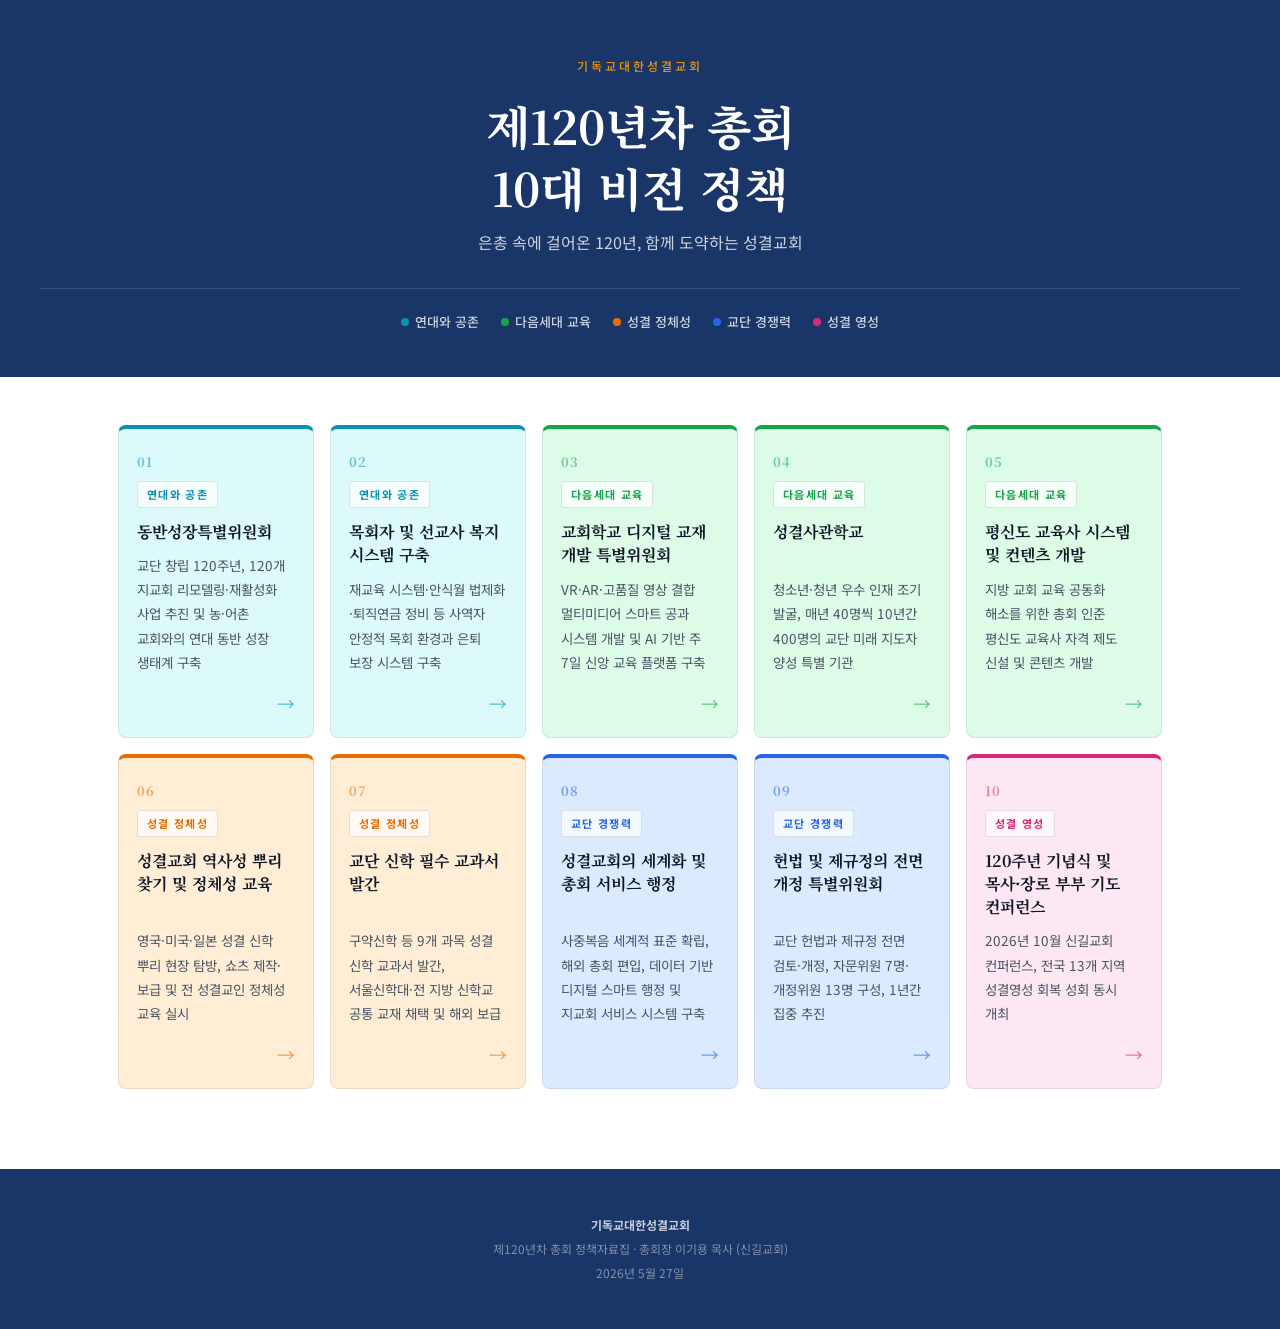
<file: index.html>
<!DOCTYPE html>
<html lang="ko">
<head>
  <meta charset="UTF-8">
  <meta name="viewport" content="width=device-width, initial-scale=1.0">
  <title>제120년차 총회 10대 비전 정책</title>
  <meta name="description" content="기독교대한성결교회 제120년차 총회 10대 비전 정책">
  <link rel="preconnect" href="https://fonts.googleapis.com">
  <link rel="preconnect" href="https://fonts.gstatic.com" crossorigin>
  <link rel="stylesheet" href="https://fonts.googleapis.com/css2?family=Noto+Serif+KR:wght@400;600;700&family=Noto+Sans+KR:wght@300;400;500;700&display=swap">
  <link rel="stylesheet" href="style.css">
</head>
<body>

<header class="site-hero">
  <p class="site-hero-eyebrow">기독교대한성결교회</p>
  <h1 class="site-hero-title">제120년차 총회<br>10대 비전 정책</h1>
  <p class="site-hero-sub">은총 속에 걸어온 120년, 함께 도약하는 성결교회</p>
  <div class="cat-legend">
    <span class="cat-pill"><span class="cat-dot" style="background:#0891B2"></span>연대와 공존</span>
    <span class="cat-pill"><span class="cat-dot" style="background:#16A34A"></span>다음세대 교육</span>
    <span class="cat-pill"><span class="cat-dot" style="background:#EA6C00"></span>성결 정체성</span>
    <span class="cat-pill"><span class="cat-dot" style="background:#2563EB"></span>교단 경쟁력</span>
    <span class="cat-pill"><span class="cat-dot" style="background:#DB2777"></span>성결 영성</span>
  </div>
</header>

<main class="cards-wrap">
  <div class="cards-grid">

    <a href="policy-01.html" class="pcard" style="--cc:#0891B2;--cb:#DCFAF9;">
      <div class="pcard-num">01</div>
      <span class="pcard-cat">연대와 공존</span>
      <div class="pcard-title">동반성장특별위원회</div>
      <p class="pcard-desc">교단 창립 120주년, 120개 지교회 리모델링·재활성화 사업 추진 및 농·어촌 교회와의 연대 동반 성장 생태계 구축</p>
      <span class="pcard-arrow">→</span>
    </a>

    <a href="policy-02.html" class="pcard" style="--cc:#0891B2;--cb:#DCFAF9;">
      <div class="pcard-num">02</div>
      <span class="pcard-cat">연대와 공존</span>
      <div class="pcard-title">목회자 및 선교사 복지 시스템 구축</div>
      <p class="pcard-desc">재교육 시스템·안식월 법제화·퇴직연금 정비 등 사역자 안정적 목회 환경과 은퇴 보장 시스템 구축</p>
      <span class="pcard-arrow">→</span>
    </a>

    <a href="policy-03.html" class="pcard" style="--cc:#16A34A;--cb:#DCFCE7;">
      <div class="pcard-num">03</div>
      <span class="pcard-cat">다음세대 교육</span>
      <div class="pcard-title">교회학교 디지털 교재 개발 특별위원회</div>
      <p class="pcard-desc">VR·AR·고품질 영상 결합 멀티미디어 스마트 공과 시스템 개발 및 AI 기반 주 7일 신앙 교육 플랫폼 구축</p>
      <span class="pcard-arrow">→</span>
    </a>

    <a href="policy-04.html" class="pcard" style="--cc:#16A34A;--cb:#DCFCE7;">
      <div class="pcard-num">04</div>
      <span class="pcard-cat">다음세대 교육</span>
      <div class="pcard-title">성결사관학교</div>
      <p class="pcard-desc">청소년·청년 우수 인재 조기 발굴, 매년 40명씩 10년간 400명의 교단 미래 지도자 양성 특별 기관</p>
      <span class="pcard-arrow">→</span>
    </a>

    <a href="policy-05.html" class="pcard" style="--cc:#16A34A;--cb:#DCFCE7;">
      <div class="pcard-num">05</div>
      <span class="pcard-cat">다음세대 교육</span>
      <div class="pcard-title">평신도 교육사 시스템 및 컨텐츠 개발</div>
      <p class="pcard-desc">지방 교회 교육 공동화 해소를 위한 총회 인준 평신도 교육사 자격 제도 신설 및 콘텐츠 개발</p>
      <span class="pcard-arrow">→</span>
    </a>

    <a href="policy-06.html" class="pcard" style="--cc:#EA6C00;--cb:#FFEDD5;">
      <div class="pcard-num">06</div>
      <span class="pcard-cat">성결 정체성</span>
      <div class="pcard-title">성결교회 역사성 뿌리 찾기 및 정체성 교육</div>
      <p class="pcard-desc">영국·미국·일본 성결 신학 뿌리 현장 탐방, 쇼츠 제작·보급 및 전 성결교인 정체성 교육 실시</p>
      <span class="pcard-arrow">→</span>
    </a>

    <a href="policy-07.html" class="pcard" style="--cc:#EA6C00;--cb:#FFEDD5;">
      <div class="pcard-num">07</div>
      <span class="pcard-cat">성결 정체성</span>
      <div class="pcard-title">교단 신학 필수 교과서 발간</div>
      <p class="pcard-desc">구약신학 등 9개 과목 성결 신학 교과서 발간, 서울신학대·전 지방 신학교 공통 교재 채택 및 해외 보급</p>
      <span class="pcard-arrow">→</span>
    </a>

    <a href="policy-08.html" class="pcard" style="--cc:#2563EB;--cb:#DBEAFE;">
      <div class="pcard-num">08</div>
      <span class="pcard-cat">교단 경쟁력</span>
      <div class="pcard-title">성결교회의 세계화 및 총회 서비스 행정</div>
      <p class="pcard-desc">사중복음 세계적 표준 확립, 해외 총회 편입, 데이터 기반 디지털 스마트 행정 및 지교회 서비스 시스템 구축</p>
      <span class="pcard-arrow">→</span>
    </a>

    <a href="policy-09.html" class="pcard" style="--cc:#2563EB;--cb:#DBEAFE;">
      <div class="pcard-num">09</div>
      <span class="pcard-cat">교단 경쟁력</span>
      <div class="pcard-title">헌법 및 제규정의 전면 개정 특별위원회</div>
      <p class="pcard-desc">교단 헌법과 제규정 전면 검토·개정, 자문위원 7명·개정위원 13명 구성, 1년간 집중 추진</p>
      <span class="pcard-arrow">→</span>
    </a>

    <a href="policy-10.html" class="pcard" style="--cc:#DB2777;--cb:#FCE7F3;">
      <div class="pcard-num">10</div>
      <span class="pcard-cat">성결 영성</span>
      <div class="pcard-title">120주년 기념식 및 목사·장로 부부 기도 컨퍼런스</div>
      <p class="pcard-desc">2026년 10월 신길교회 컨퍼런스, 전국 13개 지역 성결영성 회복 성회 동시 개최</p>
      <span class="pcard-arrow">→</span>
    </a>

  </div>
</main>

<footer class="site-footer">
  <p>
    <strong>기독교대한성결교회</strong><br>
    제120년차 총회 정책자료집 · 총회장 이기용 목사 (신길교회)<br>
    2026년 5월 27일
  </p>
</footer>

</body>
</html>
</file>
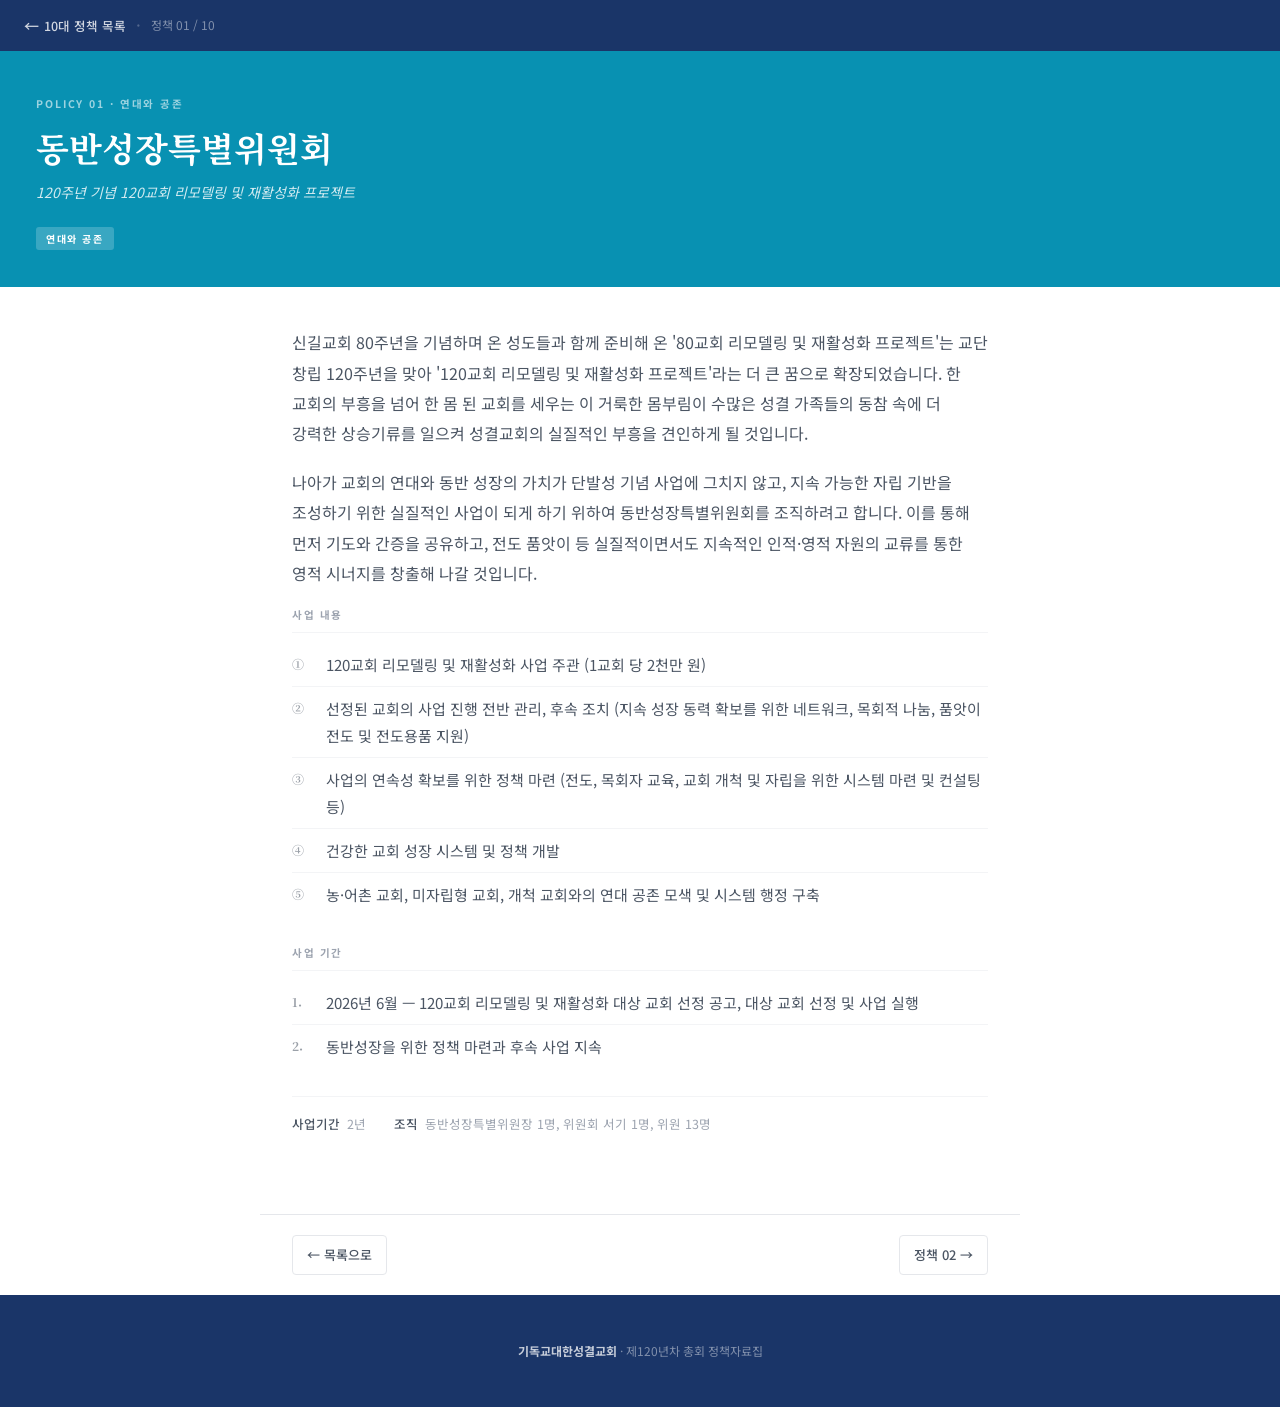
<file: policy-01.html>
<!DOCTYPE html>
<html lang="ko">
<head>
  <meta charset="UTF-8"><meta name="viewport" content="width=device-width, initial-scale=1.0">
  <title>정책 01 — 동반성장특별위원회</title>
  <link rel="preconnect" href="https://fonts.googleapis.com">
  <link rel="preconnect" href="https://fonts.gstatic.com" crossorigin>
  <link rel="stylesheet" href="https://fonts.googleapis.com/css2?family=Noto+Serif+KR:wght@400;600;700&family=Noto+Sans+KR:wght@300;400;500;700&display=swap">
  <link rel="stylesheet" href="style.css">
</head>
<body>
<nav class="page-topbar">
  <a href="index.html" class="back-link">10대 정책 목록</a>
  <span class="topbar-sep">·</span>
  <span class="topbar-label">정책 01 / 10</span>
</nav>

<div class="policy-page-hero" style="background:#0891B2;">
  <div class="policy-page-num">POLICY 01 · 연대와 공존</div>
  <h1 class="policy-page-title">동반성장특별위원회</h1>
  <p class="policy-page-subtitle">120주년 기념 120교회 리모델링 및 재활성화 프로젝트</p>
  <span class="cat-tag-hero">연대와 공존</span>
</div>

<div class="policy-content">
  <p class="policy-desc">신길교회 80주년을 기념하며 온 성도들과 함께 준비해 온 '80교회 리모델링 및 재활성화 프로젝트'는 교단 창립 120주년을 맞아 '120교회 리모델링 및 재활성화 프로젝트'라는 더 큰 꿈으로 확장되었습니다. 한 교회의 부흥을 넘어 한 몸 된 교회를 세우는 이 거룩한 몸부림이 수많은 성결 가족들의 동참 속에 더 강력한 상승기류를 일으켜 성결교회의 실질적인 부흥을 견인하게 될 것입니다.</p>
  <p class="policy-desc">나아가 교회의 연대와 동반 성장의 가치가 단발성 기념 사업에 그치지 않고, 지속 가능한 자립 기반을 조성하기 위한 실질적인 사업이 되게 하기 위하여 동반성장특별위원회를 조직하려고 합니다. 이를 통해 먼저 기도와 간증을 공유하고, 전도 품앗이 등 실질적이면서도 지속적인 인적·영적 자원의 교류를 통한 영적 시너지를 창출해 나갈 것입니다.</p>

  <div class="content-block">
    <p class="content-block-title">사업 내용</p>
    <ul class="num-list" style="color:#0891B2;">
      <li><span class="num-n">①</span><span>120교회 리모델링 및 재활성화 사업 주관 (1교회 당 2천만 원)</span></li>
      <li><span class="num-n">②</span><span>선정된 교회의 사업 진행 전반 관리, 후속 조치 (지속 성장 동력 확보를 위한 네트워크, 목회적 나눔, 품앗이 전도 및 전도용품 지원)</span></li>
      <li><span class="num-n">③</span><span>사업의 연속성 확보를 위한 정책 마련 (전도, 목회자 교육, 교회 개척 및 자립을 위한 시스템 마련 및 컨설팅 등)</span></li>
      <li><span class="num-n">④</span><span>건강한 교회 성장 시스템 및 정책 개발</span></li>
      <li><span class="num-n">⑤</span><span>농·어촌 교회, 미자립형 교회, 개척 교회와의 연대 공존 모색 및 시스템 행정 구축</span></li>
    </ul>
  </div>

  <div class="content-block">
    <p class="content-block-title">사업 기간</p>
    <ul class="num-list" style="color:#0891B2;">
      <li><span class="num-n">1.</span><span>2026년 6월 — 120교회 리모델링 및 재활성화 대상 교회 선정 공고, 대상 교회 선정 및 사업 실행</span></li>
      <li><span class="num-n">2.</span><span>동반성장을 위한 정책 마련과 후속 사업 지속</span></li>
    </ul>
  </div>

  <div class="foot-row">
    <span><strong>사업기간</strong> 2년</span>
    <span><strong>조직</strong> 동반성장특별위원장 1명, 위원회 서기 1명, 위원 13명</span>
  </div>
</div>

<nav class="policy-nav">
  <a href="index.html">← 목록으로</a>
  <a href="policy-02.html">정책 02 →</a>
</nav>

<footer class="site-footer">
  <p><strong>기독교대한성결교회</strong> · 제120년차 총회 정책자료집</p>
</footer>
</body>
</html>
</file>
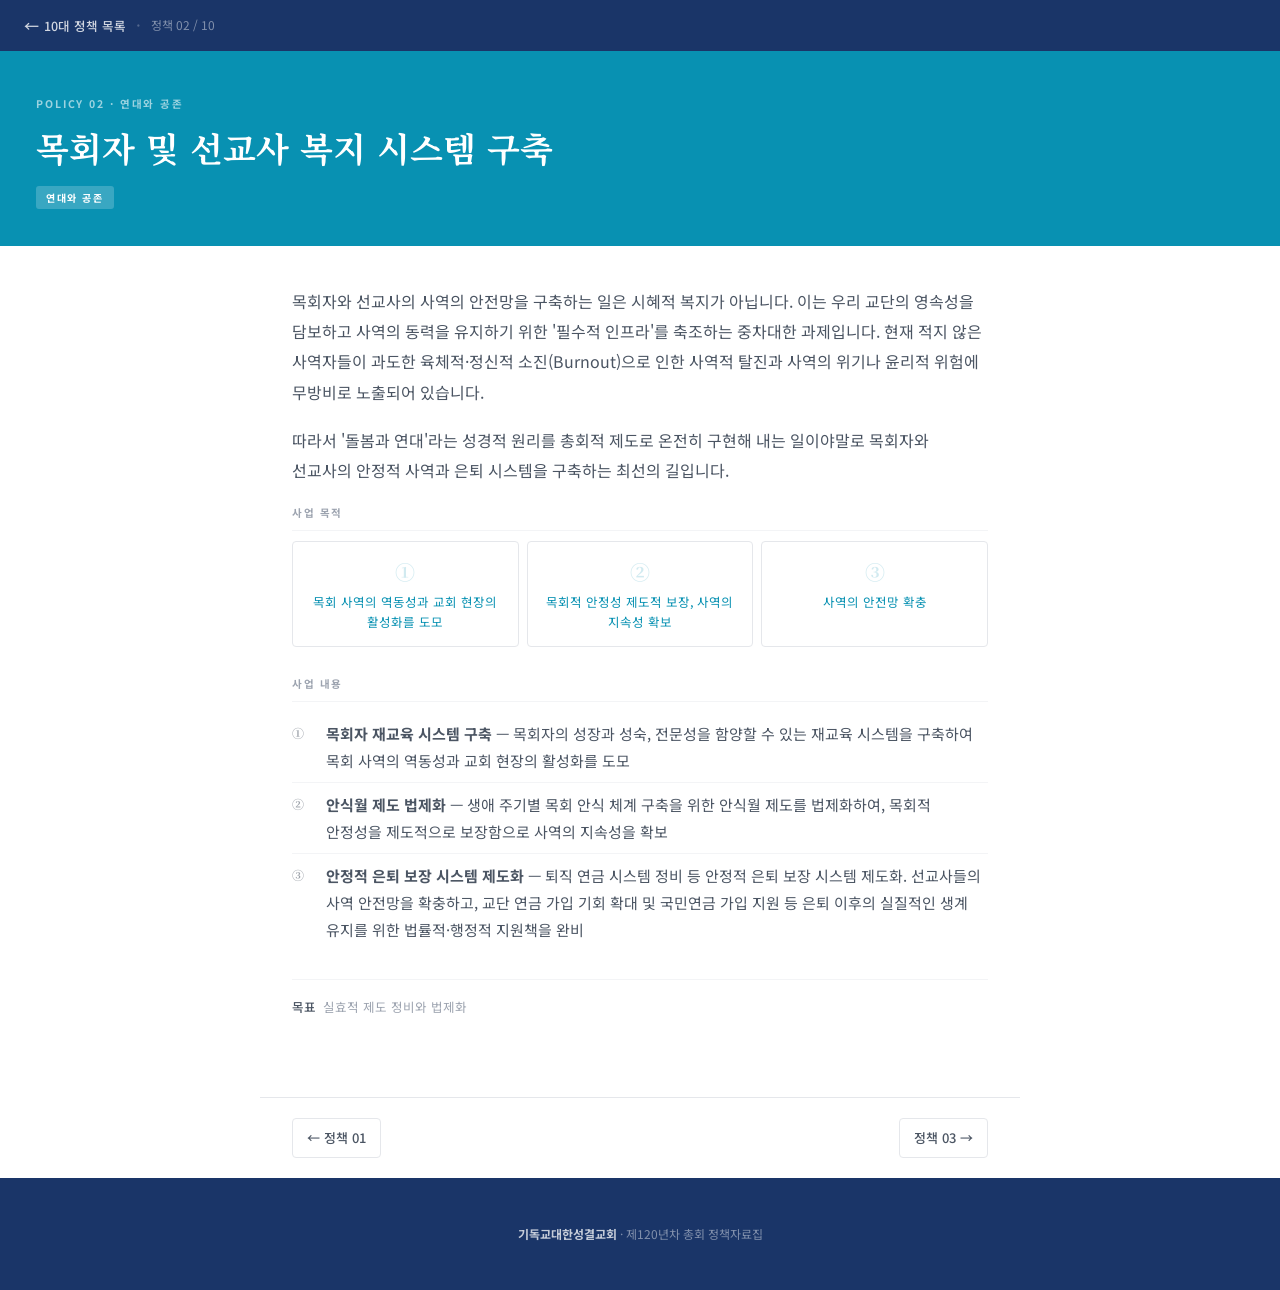
<file: policy-02.html>
<!DOCTYPE html>
<html lang="ko">
<head>
  <meta charset="UTF-8"><meta name="viewport" content="width=device-width, initial-scale=1.0">
  <title>정책 02 — 목회자 및 선교사 복지 시스템</title>
  <link rel="preconnect" href="https://fonts.googleapis.com">
  <link rel="preconnect" href="https://fonts.gstatic.com" crossorigin>
  <link rel="stylesheet" href="https://fonts.googleapis.com/css2?family=Noto+Serif+KR:wght@400;600;700&family=Noto+Sans+KR:wght@300;400;500;700&display=swap">
  <link rel="stylesheet" href="style.css">
</head>
<body>
<nav class="page-topbar">
  <a href="index.html" class="back-link">10대 정책 목록</a>
  <span class="topbar-sep">·</span>
  <span class="topbar-label">정책 02 / 10</span>
</nav>

<div class="policy-page-hero" style="background:#0891B2;">
  <div class="policy-page-num">POLICY 02 · 연대와 공존</div>
  <h1 class="policy-page-title">목회자 및 선교사 복지 시스템 구축</h1>
  <span class="cat-tag-hero">연대와 공존</span>
</div>

<div class="policy-content">
  <p class="policy-desc">목회자와 선교사의 사역의 안전망을 구축하는 일은 시혜적 복지가 아닙니다. 이는 우리 교단의 영속성을 담보하고 사역의 동력을 유지하기 위한 '필수적 인프라'를 축조하는 중차대한 과제입니다. 현재 적지 않은 사역자들이 과도한 육체적·정신적 소진(Burnout)으로 인한 사역적 탈진과 사역의 위기나 윤리적 위험에 무방비로 노출되어 있습니다.</p>
  <p class="policy-desc">따라서 '돌봄과 연대'라는 성경적 원리를 총회적 제도로 온전히 구현해 내는 일이야말로 목회자와 선교사의 안정적 사역과 은퇴 시스템을 구축하는 최선의 길입니다.</p>

  <div class="content-block">
    <p class="content-block-title">사업 목적</p>
    <div class="obj-grid">
      <div class="obj-card" style="color:#0891B2;"><span class="obj-n">①</span>목회 사역의 역동성과 교회 현장의 활성화를 도모</div>
      <div class="obj-card" style="color:#0891B2;"><span class="obj-n">②</span>목회적 안정성 제도적 보장, 사역의 지속성 확보</div>
      <div class="obj-card" style="color:#0891B2;"><span class="obj-n">③</span>사역의 안전망 확충</div>
    </div>
  </div>

  <div class="content-block">
    <p class="content-block-title">사업 내용</p>
    <ul class="num-list" style="color:#0891B2;">
      <li><span class="num-n">①</span><span><strong>목회자 재교육 시스템 구축</strong> — 목회자의 성장과 성숙, 전문성을 함양할 수 있는 재교육 시스템을 구축하여 목회 사역의 역동성과 교회 현장의 활성화를 도모</span></li>
      <li><span class="num-n">②</span><span><strong>안식월 제도 법제화</strong> — 생애 주기별 목회 안식 체계 구축을 위한 안식월 제도를 법제화하여, 목회적 안정성을 제도적으로 보장함으로 사역의 지속성을 확보</span></li>
      <li><span class="num-n">③</span><span><strong>안정적 은퇴 보장 시스템 제도화</strong> — 퇴직 연금 시스템 정비 등 안정적 은퇴 보장 시스템 제도화. 선교사들의 사역 안전망을 확충하고, 교단 연금 가입 기회 확대 및 국민연금 가입 지원 등 은퇴 이후의 실질적인 생계 유지를 위한 법률적·행정적 지원책을 완비</span></li>
    </ul>
  </div>

  <div class="foot-row">
    <span><strong>목표</strong> 실효적 제도 정비와 법제화</span>
  </div>
</div>

<nav class="policy-nav">
  <a href="policy-01.html">← 정책 01</a>
  <a href="policy-03.html">정책 03 →</a>
</nav>

<footer class="site-footer">
  <p><strong>기독교대한성결교회</strong> · 제120년차 총회 정책자료집</p>
</footer>
</body>
</html>
</file>
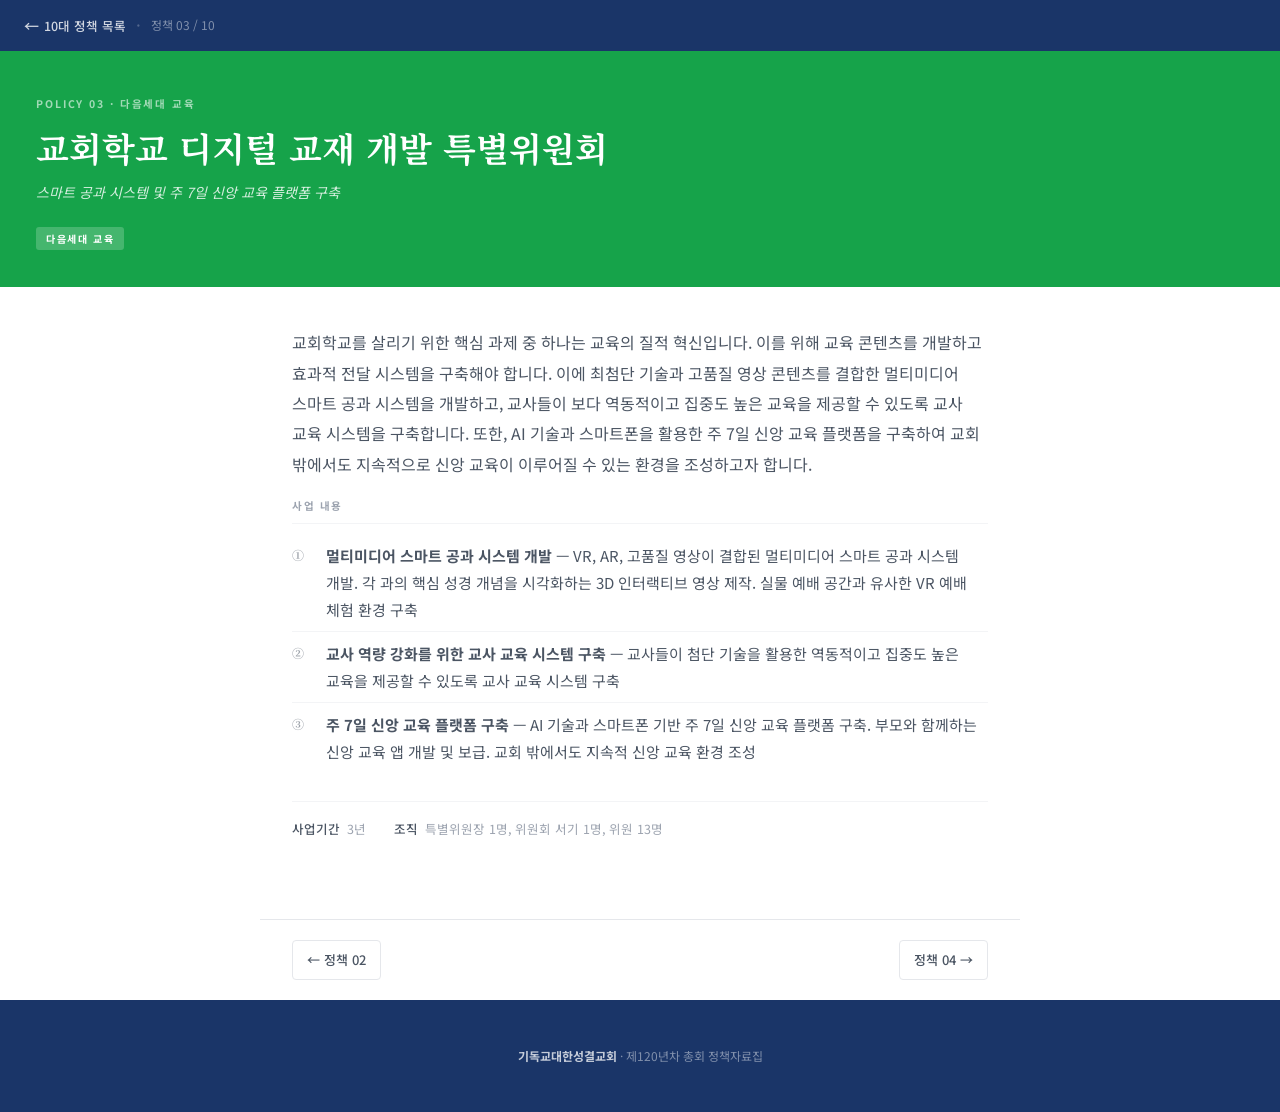
<file: policy-03.html>
<!DOCTYPE html>
<html lang="ko">
<head>
  <meta charset="UTF-8"><meta name="viewport" content="width=device-width, initial-scale=1.0">
  <title>정책 03 — 교회학교 디지털 교재 개발</title>
  <link rel="preconnect" href="https://fonts.googleapis.com">
  <link rel="preconnect" href="https://fonts.gstatic.com" crossorigin>
  <link rel="stylesheet" href="https://fonts.googleapis.com/css2?family=Noto+Serif+KR:wght@400;600;700&family=Noto+Sans+KR:wght@300;400;500;700&display=swap">
  <link rel="stylesheet" href="style.css">
</head>
<body>
<nav class="page-topbar">
  <a href="index.html" class="back-link">10대 정책 목록</a>
  <span class="topbar-sep">·</span>
  <span class="topbar-label">정책 03 / 10</span>
</nav>

<div class="policy-page-hero" style="background:#16A34A;">
  <div class="policy-page-num">POLICY 03 · 다음세대 교육</div>
  <h1 class="policy-page-title">교회학교 디지털 교재 개발 특별위원회</h1>
  <p class="policy-page-subtitle">스마트 공과 시스템 및 주 7일 신앙 교육 플랫폼 구축</p>
  <span class="cat-tag-hero">다음세대 교육</span>
</div>

<div class="policy-content">
  <p class="policy-desc">교회학교를 살리기 위한 핵심 과제 중 하나는 교육의 질적 혁신입니다. 이를 위해 교육 콘텐츠를 개발하고 효과적 전달 시스템을 구축해야 합니다. 이에 최첨단 기술과 고품질 영상 콘텐츠를 결합한 멀티미디어 스마트 공과 시스템을 개발하고, 교사들이 보다 역동적이고 집중도 높은 교육을 제공할 수 있도록 교사 교육 시스템을 구축합니다. 또한, AI 기술과 스마트폰을 활용한 주 7일 신앙 교육 플랫폼을 구축하여 교회 밖에서도 지속적으로 신앙 교육이 이루어질 수 있는 환경을 조성하고자 합니다.</p>

  <div class="content-block">
    <p class="content-block-title">사업 내용</p>
    <ul class="num-list" style="color:#16A34A;">
      <li><span class="num-n">①</span><span><strong>멀티미디어 스마트 공과 시스템 개발</strong> — VR, AR, 고품질 영상이 결합된 멀티미디어 스마트 공과 시스템 개발. 각 과의 핵심 성경 개념을 시각화하는 3D 인터랙티브 영상 제작. 실물 예배 공간과 유사한 VR 예배 체험 환경 구축</span></li>
      <li><span class="num-n">②</span><span><strong>교사 역량 강화를 위한 교사 교육 시스템 구축</strong> — 교사들이 첨단 기술을 활용한 역동적이고 집중도 높은 교육을 제공할 수 있도록 교사 교육 시스템 구축</span></li>
      <li><span class="num-n">③</span><span><strong>주 7일 신앙 교육 플랫폼 구축</strong> — AI 기술과 스마트폰 기반 주 7일 신앙 교육 플랫폼 구축. 부모와 함께하는 신앙 교육 앱 개발 및 보급. 교회 밖에서도 지속적 신앙 교육 환경 조성</span></li>
    </ul>
  </div>

  <div class="foot-row">
    <span><strong>사업기간</strong> 3년</span>
    <span><strong>조직</strong> 특별위원장 1명, 위원회 서기 1명, 위원 13명</span>
  </div>
</div>

<nav class="policy-nav">
  <a href="policy-02.html">← 정책 02</a>
  <a href="policy-04.html">정책 04 →</a>
</nav>

<footer class="site-footer">
  <p><strong>기독교대한성결교회</strong> · 제120년차 총회 정책자료집</p>
</footer>
</body>
</html>
</file>
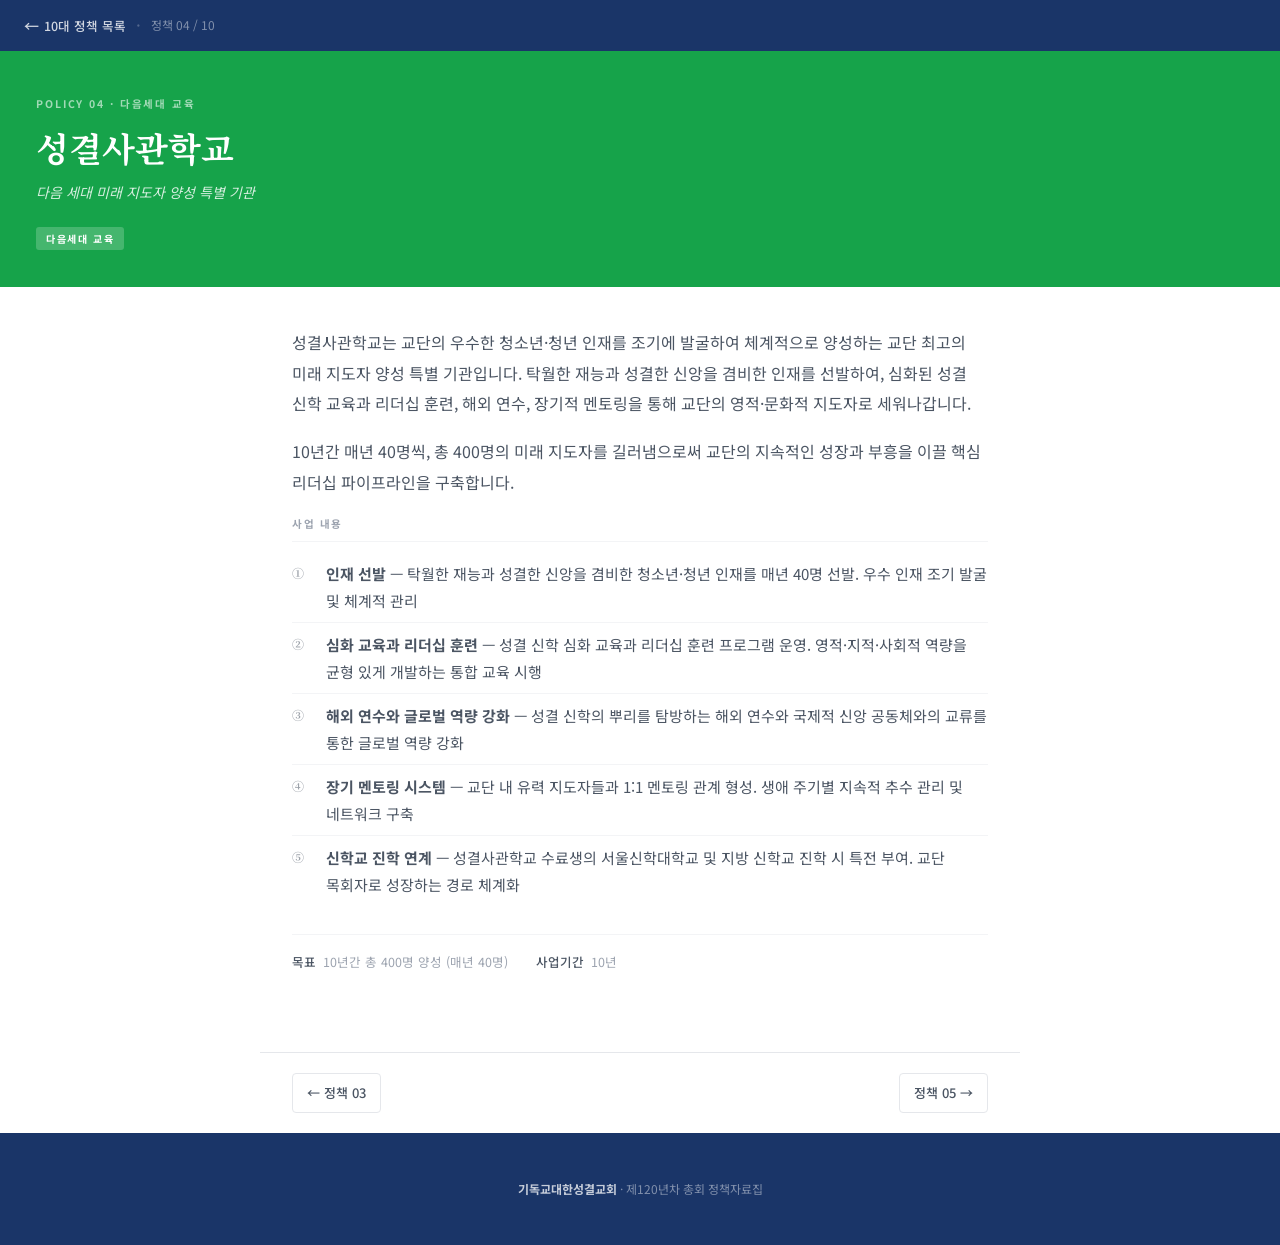
<file: policy-04.html>
<!DOCTYPE html>
<html lang="ko">
<head>
  <meta charset="UTF-8"><meta name="viewport" content="width=device-width, initial-scale=1.0">
  <title>정책 04 — 성결사관학교</title>
  <link rel="preconnect" href="https://fonts.googleapis.com">
  <link rel="preconnect" href="https://fonts.gstatic.com" crossorigin>
  <link rel="stylesheet" href="https://fonts.googleapis.com/css2?family=Noto+Serif+KR:wght@400;600;700&family=Noto+Sans+KR:wght@300;400;500;700&display=swap">
  <link rel="stylesheet" href="style.css">
</head>
<body>
<nav class="page-topbar">
  <a href="index.html" class="back-link">10대 정책 목록</a>
  <span class="topbar-sep">·</span>
  <span class="topbar-label">정책 04 / 10</span>
</nav>

<div class="policy-page-hero" style="background:#16A34A;">
  <div class="policy-page-num">POLICY 04 · 다음세대 교육</div>
  <h1 class="policy-page-title">성결사관학교</h1>
  <p class="policy-page-subtitle">다음 세대 미래 지도자 양성 특별 기관</p>
  <span class="cat-tag-hero">다음세대 교육</span>
</div>

<div class="policy-content">
  <p class="policy-desc">성결사관학교는 교단의 우수한 청소년·청년 인재를 조기에 발굴하여 체계적으로 양성하는 교단 최고의 미래 지도자 양성 특별 기관입니다. 탁월한 재능과 성결한 신앙을 겸비한 인재를 선발하여, 심화된 성결 신학 교육과 리더십 훈련, 해외 연수, 장기적 멘토링을 통해 교단의 영적·문화적 지도자로 세워나갑니다.</p>
  <p class="policy-desc">10년간 매년 40명씩, 총 400명의 미래 지도자를 길러냄으로써 교단의 지속적인 성장과 부흥을 이끌 핵심 리더십 파이프라인을 구축합니다.</p>

  <div class="content-block">
    <p class="content-block-title">사업 내용</p>
    <ul class="num-list" style="color:#16A34A;">
      <li><span class="num-n">①</span><span><strong>인재 선발</strong> — 탁월한 재능과 성결한 신앙을 겸비한 청소년·청년 인재를 매년 40명 선발. 우수 인재 조기 발굴 및 체계적 관리</span></li>
      <li><span class="num-n">②</span><span><strong>심화 교육과 리더십 훈련</strong> — 성결 신학 심화 교육과 리더십 훈련 프로그램 운영. 영적·지적·사회적 역량을 균형 있게 개발하는 통합 교육 시행</span></li>
      <li><span class="num-n">③</span><span><strong>해외 연수와 글로벌 역량 강화</strong> — 성결 신학의 뿌리를 탐방하는 해외 연수와 국제적 신앙 공동체와의 교류를 통한 글로벌 역량 강화</span></li>
      <li><span class="num-n">④</span><span><strong>장기 멘토링 시스템</strong> — 교단 내 유력 지도자들과 1:1 멘토링 관계 형성. 생애 주기별 지속적 추수 관리 및 네트워크 구축</span></li>
      <li><span class="num-n">⑤</span><span><strong>신학교 진학 연계</strong> — 성결사관학교 수료생의 서울신학대학교 및 지방 신학교 진학 시 특전 부여. 교단 목회자로 성장하는 경로 체계화</span></li>
    </ul>
  </div>

  <div class="foot-row">
    <span><strong>목표</strong> 10년간 총 400명 양성 (매년 40명)</span>
    <span><strong>사업기간</strong> 10년</span>
  </div>
</div>

<nav class="policy-nav">
  <a href="policy-03.html">← 정책 03</a>
  <a href="policy-05.html">정책 05 →</a>
</nav>

<footer class="site-footer">
  <p><strong>기독교대한성결교회</strong> · 제120년차 총회 정책자료집</p>
</footer>
</body>
</html>
</file>
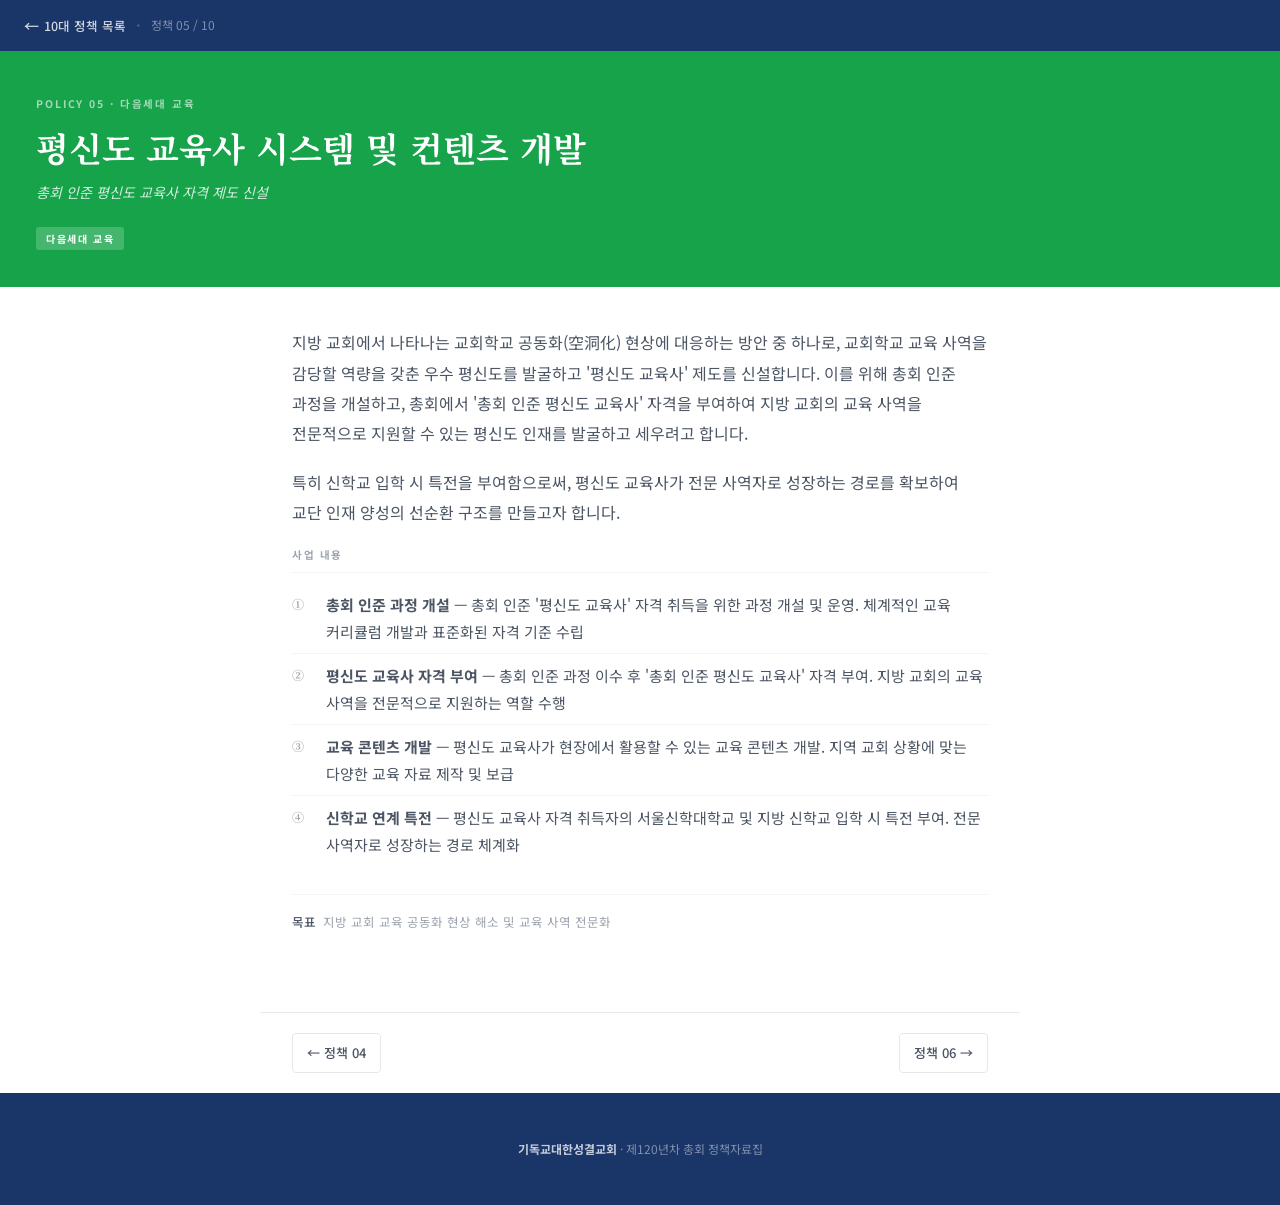
<file: policy-05.html>
<!DOCTYPE html>
<html lang="ko">
<head>
  <meta charset="UTF-8"><meta name="viewport" content="width=device-width, initial-scale=1.0">
  <title>정책 05 — 평신도 교육사 시스템 및 컨텐츠 개발</title>
  <link rel="preconnect" href="https://fonts.googleapis.com">
  <link rel="preconnect" href="https://fonts.gstatic.com" crossorigin>
  <link rel="stylesheet" href="https://fonts.googleapis.com/css2?family=Noto+Serif+KR:wght@400;600;700&family=Noto+Sans+KR:wght@300;400;500;700&display=swap">
  <link rel="stylesheet" href="style.css">
</head>
<body>
<nav class="page-topbar">
  <a href="index.html" class="back-link">10대 정책 목록</a>
  <span class="topbar-sep">·</span>
  <span class="topbar-label">정책 05 / 10</span>
</nav>

<div class="policy-page-hero" style="background:#16A34A;">
  <div class="policy-page-num">POLICY 05 · 다음세대 교육</div>
  <h1 class="policy-page-title">평신도 교육사 시스템 및 컨텐츠 개발</h1>
  <p class="policy-page-subtitle">총회 인준 평신도 교육사 자격 제도 신설</p>
  <span class="cat-tag-hero">다음세대 교육</span>
</div>

<div class="policy-content">
  <p class="policy-desc">지방 교회에서 나타나는 교회학교 공동화(空洞化) 현상에 대응하는 방안 중 하나로, 교회학교 교육 사역을 감당할 역량을 갖춘 우수 평신도를 발굴하고 '평신도 교육사' 제도를 신설합니다. 이를 위해 총회 인준 과정을 개설하고, 총회에서 '총회 인준 평신도 교육사' 자격을 부여하여 지방 교회의 교육 사역을 전문적으로 지원할 수 있는 평신도 인재를 발굴하고 세우려고 합니다.</p>
  <p class="policy-desc">특히 신학교 입학 시 특전을 부여함으로써, 평신도 교육사가 전문 사역자로 성장하는 경로를 확보하여 교단 인재 양성의 선순환 구조를 만들고자 합니다.</p>

  <div class="content-block">
    <p class="content-block-title">사업 내용</p>
    <ul class="num-list" style="color:#16A34A;">
      <li><span class="num-n">①</span><span><strong>총회 인준 과정 개설</strong> — 총회 인준 '평신도 교육사' 자격 취득을 위한 과정 개설 및 운영. 체계적인 교육 커리큘럼 개발과 표준화된 자격 기준 수립</span></li>
      <li><span class="num-n">②</span><span><strong>평신도 교육사 자격 부여</strong> — 총회 인준 과정 이수 후 '총회 인준 평신도 교육사' 자격 부여. 지방 교회의 교육 사역을 전문적으로 지원하는 역할 수행</span></li>
      <li><span class="num-n">③</span><span><strong>교육 콘텐츠 개발</strong> — 평신도 교육사가 현장에서 활용할 수 있는 교육 콘텐츠 개발. 지역 교회 상황에 맞는 다양한 교육 자료 제작 및 보급</span></li>
      <li><span class="num-n">④</span><span><strong>신학교 연계 특전</strong> — 평신도 교육사 자격 취득자의 서울신학대학교 및 지방 신학교 입학 시 특전 부여. 전문 사역자로 성장하는 경로 체계화</span></li>
    </ul>
  </div>

  <div class="foot-row">
    <span><strong>목표</strong> 지방 교회 교육 공동화 현상 해소 및 교육 사역 전문화</span>
  </div>
</div>

<nav class="policy-nav">
  <a href="policy-04.html">← 정책 04</a>
  <a href="policy-06.html">정책 06 →</a>
</nav>

<footer class="site-footer">
  <p><strong>기독교대한성결교회</strong> · 제120년차 총회 정책자료집</p>
</footer>
</body>
</html>
</file>
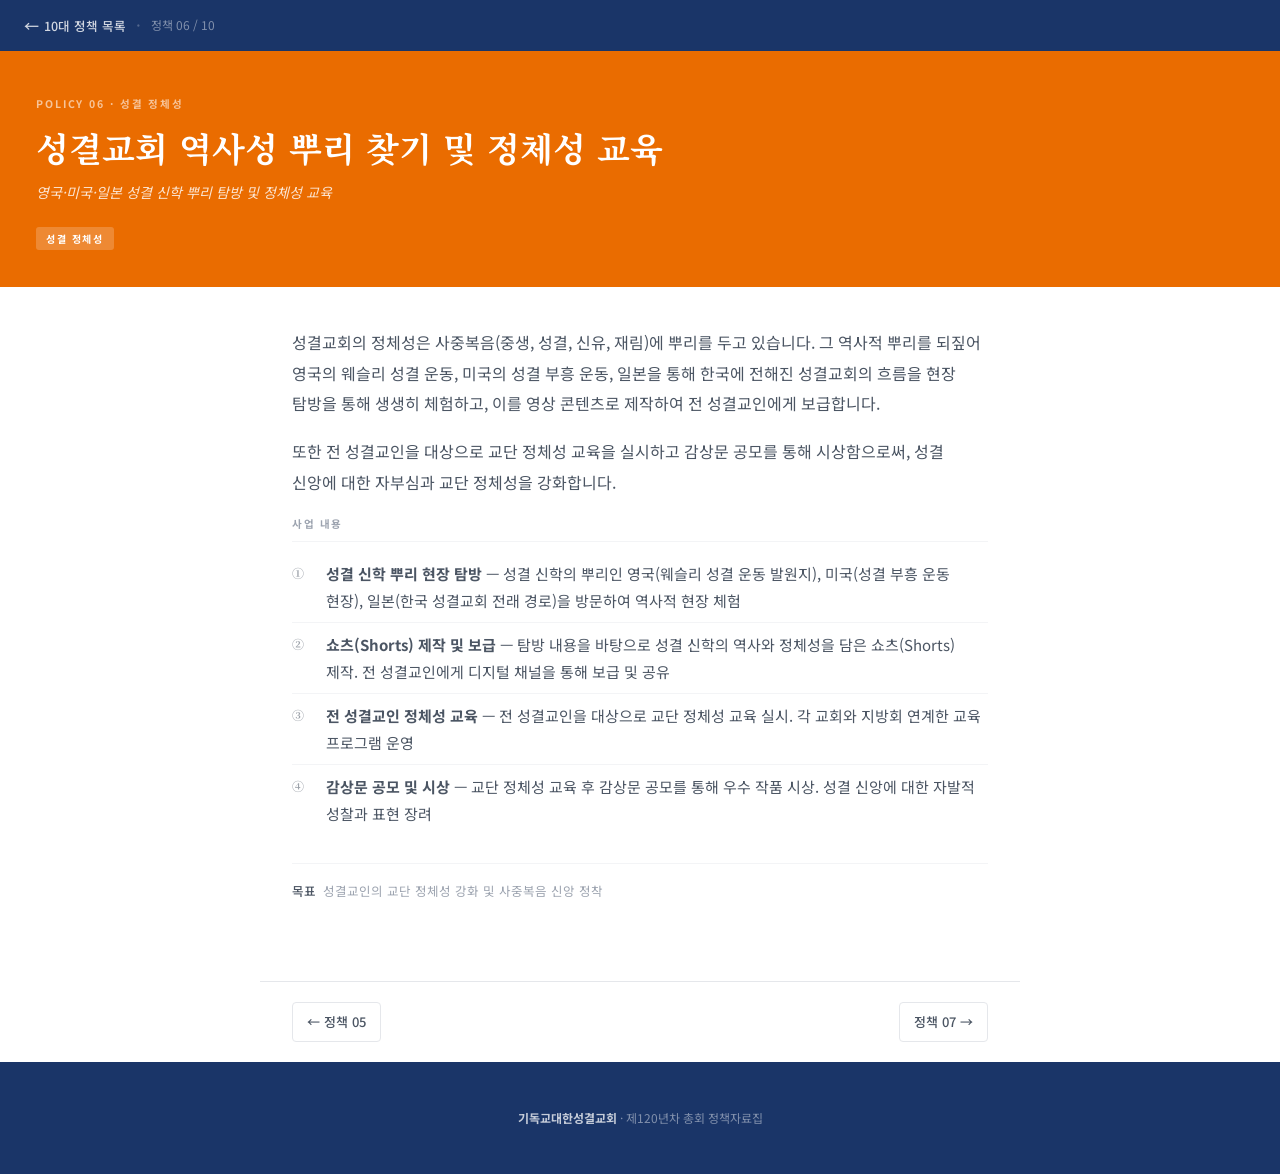
<file: policy-06.html>
<!DOCTYPE html>
<html lang="ko">
<head>
  <meta charset="UTF-8"><meta name="viewport" content="width=device-width, initial-scale=1.0">
  <title>정책 06 — 성결교회 역사성 뿌리 찾기 및 정체성 교육</title>
  <link rel="preconnect" href="https://fonts.googleapis.com">
  <link rel="preconnect" href="https://fonts.gstatic.com" crossorigin>
  <link rel="stylesheet" href="https://fonts.googleapis.com/css2?family=Noto+Serif+KR:wght@400;600;700&family=Noto+Sans+KR:wght@300;400;500;700&display=swap">
  <link rel="stylesheet" href="style.css">
</head>
<body>
<nav class="page-topbar">
  <a href="index.html" class="back-link">10대 정책 목록</a>
  <span class="topbar-sep">·</span>
  <span class="topbar-label">정책 06 / 10</span>
</nav>

<div class="policy-page-hero" style="background:#EA6C00;">
  <div class="policy-page-num">POLICY 06 · 성결 정체성</div>
  <h1 class="policy-page-title">성결교회 역사성 뿌리 찾기 및 정체성 교육</h1>
  <p class="policy-page-subtitle">영국·미국·일본 성결 신학 뿌리 탐방 및 정체성 교육</p>
  <span class="cat-tag-hero">성결 정체성</span>
</div>

<div class="policy-content">
  <p class="policy-desc">성결교회의 정체성은 사중복음(중생, 성결, 신유, 재림)에 뿌리를 두고 있습니다. 그 역사적 뿌리를 되짚어 영국의 웨슬리 성결 운동, 미국의 성결 부흥 운동, 일본을 통해 한국에 전해진 성결교회의 흐름을 현장 탐방을 통해 생생히 체험하고, 이를 영상 콘텐츠로 제작하여 전 성결교인에게 보급합니다.</p>
  <p class="policy-desc">또한 전 성결교인을 대상으로 교단 정체성 교육을 실시하고 감상문 공모를 통해 시상함으로써, 성결 신앙에 대한 자부심과 교단 정체성을 강화합니다.</p>

  <div class="content-block">
    <p class="content-block-title">사업 내용</p>
    <ul class="num-list" style="color:#EA6C00;">
      <li><span class="num-n">①</span><span><strong>성결 신학 뿌리 현장 탐방</strong> — 성결 신학의 뿌리인 영국(웨슬리 성결 운동 발원지), 미국(성결 부흥 운동 현장), 일본(한국 성결교회 전래 경로)을 방문하여 역사적 현장 체험</span></li>
      <li><span class="num-n">②</span><span><strong>쇼츠(Shorts) 제작 및 보급</strong> — 탐방 내용을 바탕으로 성결 신학의 역사와 정체성을 담은 쇼츠(Shorts) 제작. 전 성결교인에게 디지털 채널을 통해 보급 및 공유</span></li>
      <li><span class="num-n">③</span><span><strong>전 성결교인 정체성 교육</strong> — 전 성결교인을 대상으로 교단 정체성 교육 실시. 각 교회와 지방회 연계한 교육 프로그램 운영</span></li>
      <li><span class="num-n">④</span><span><strong>감상문 공모 및 시상</strong> — 교단 정체성 교육 후 감상문 공모를 통해 우수 작품 시상. 성결 신앙에 대한 자발적 성찰과 표현 장려</span></li>
    </ul>
  </div>

  <div class="foot-row">
    <span><strong>목표</strong> 성결교인의 교단 정체성 강화 및 사중복음 신앙 정착</span>
  </div>
</div>

<nav class="policy-nav">
  <a href="policy-05.html">← 정책 05</a>
  <a href="policy-07.html">정책 07 →</a>
</nav>

<footer class="site-footer">
  <p><strong>기독교대한성결교회</strong> · 제120년차 총회 정책자료집</p>
</footer>
</body>
</html>
</file>
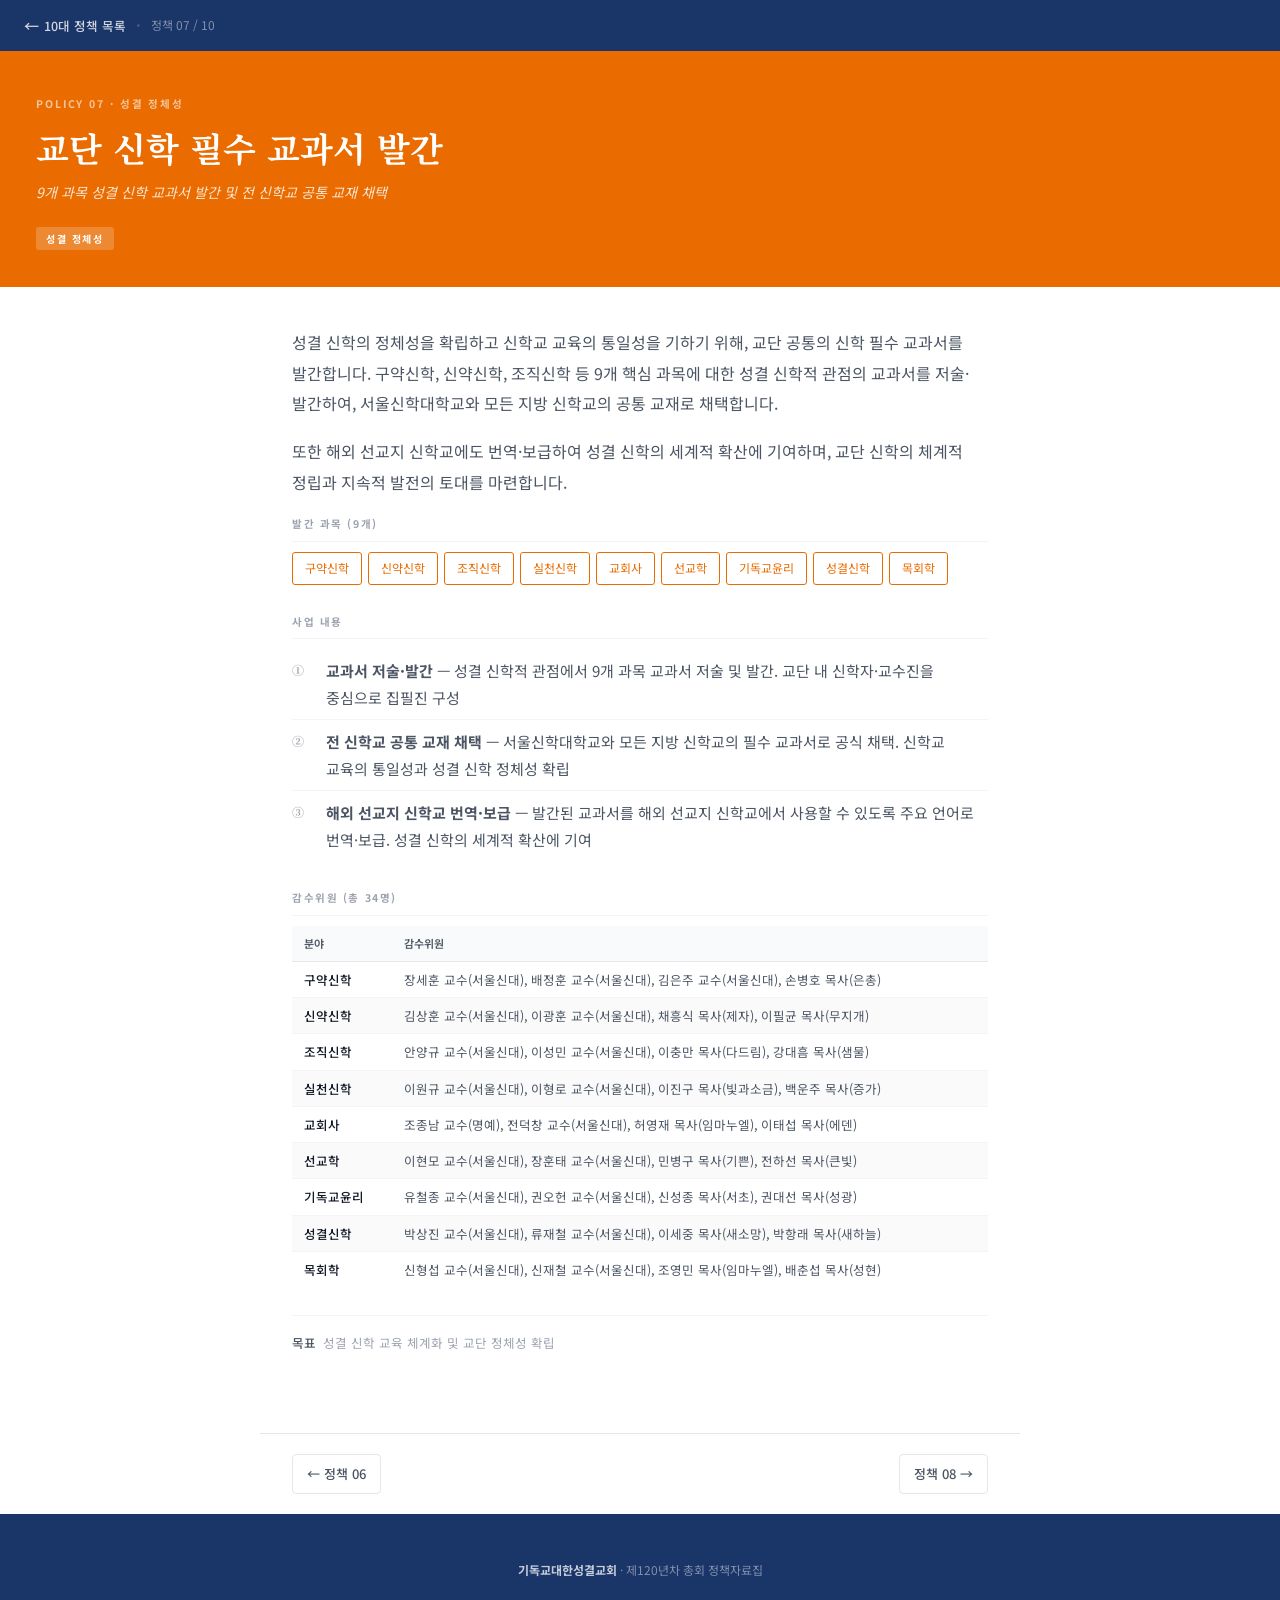
<file: policy-07.html>
<!DOCTYPE html>
<html lang="ko">
<head>
  <meta charset="UTF-8"><meta name="viewport" content="width=device-width, initial-scale=1.0">
  <title>정책 07 — 교단 신학 필수 교과서 발간</title>
  <link rel="preconnect" href="https://fonts.googleapis.com">
  <link rel="preconnect" href="https://fonts.gstatic.com" crossorigin>
  <link rel="stylesheet" href="https://fonts.googleapis.com/css2?family=Noto+Serif+KR:wght@400;600;700&family=Noto+Sans+KR:wght@300;400;500;700&display=swap">
  <link rel="stylesheet" href="style.css">
</head>
<body>
<nav class="page-topbar">
  <a href="index.html" class="back-link">10대 정책 목록</a>
  <span class="topbar-sep">·</span>
  <span class="topbar-label">정책 07 / 10</span>
</nav>

<div class="policy-page-hero" style="background:#EA6C00;">
  <div class="policy-page-num">POLICY 07 · 성결 정체성</div>
  <h1 class="policy-page-title">교단 신학 필수 교과서 발간</h1>
  <p class="policy-page-subtitle">9개 과목 성결 신학 교과서 발간 및 전 신학교 공통 교재 채택</p>
  <span class="cat-tag-hero">성결 정체성</span>
</div>

<div class="policy-content">
  <p class="policy-desc">성결 신학의 정체성을 확립하고 신학교 교육의 통일성을 기하기 위해, 교단 공통의 신학 필수 교과서를 발간합니다. 구약신학, 신약신학, 조직신학 등 9개 핵심 과목에 대한 성결 신학적 관점의 교과서를 저술·발간하여, 서울신학대학교와 모든 지방 신학교의 공통 교재로 채택합니다.</p>
  <p class="policy-desc">또한 해외 선교지 신학교에도 번역·보급하여 성결 신학의 세계적 확산에 기여하며, 교단 신학의 체계적 정립과 지속적 발전의 토대를 마련합니다.</p>

  <div class="content-block">
    <p class="content-block-title">발간 과목 (9개)</p>
    <div class="chip-list">
      <span class="chip" style="border-color:#EA6C00;color:#EA6C00;">구약신학</span>
      <span class="chip" style="border-color:#EA6C00;color:#EA6C00;">신약신학</span>
      <span class="chip" style="border-color:#EA6C00;color:#EA6C00;">조직신학</span>
      <span class="chip" style="border-color:#EA6C00;color:#EA6C00;">실천신학</span>
      <span class="chip" style="border-color:#EA6C00;color:#EA6C00;">교회사</span>
      <span class="chip" style="border-color:#EA6C00;color:#EA6C00;">선교학</span>
      <span class="chip" style="border-color:#EA6C00;color:#EA6C00;">기독교윤리</span>
      <span class="chip" style="border-color:#EA6C00;color:#EA6C00;">성결신학</span>
      <span class="chip" style="border-color:#EA6C00;color:#EA6C00;">목회학</span>
    </div>
  </div>

  <div class="content-block">
    <p class="content-block-title">사업 내용</p>
    <ul class="num-list" style="color:#EA6C00;">
      <li><span class="num-n">①</span><span><strong>교과서 저술·발간</strong> — 성결 신학적 관점에서 9개 과목 교과서 저술 및 발간. 교단 내 신학자·교수진을 중심으로 집필진 구성</span></li>
      <li><span class="num-n">②</span><span><strong>전 신학교 공통 교재 채택</strong> — 서울신학대학교와 모든 지방 신학교의 필수 교과서로 공식 채택. 신학교 교육의 통일성과 성결 신학 정체성 확립</span></li>
      <li><span class="num-n">③</span><span><strong>해외 선교지 신학교 번역·보급</strong> — 발간된 교과서를 해외 선교지 신학교에서 사용할 수 있도록 주요 언어로 번역·보급. 성결 신학의 세계적 확산에 기여</span></li>
    </ul>
  </div>

  <div class="content-block">
    <p class="content-block-title">감수위원 (총 34명)</p>
    <div class="tbl-wrap">
      <table class="data-tbl">
        <thead>
          <tr><th>분야</th><th>감수위원</th></tr>
        </thead>
        <tbody>
          <tr><td class="td-em">구약신학</td><td>장세훈 교수(서울신대), 배정훈 교수(서울신대), 김은주 교수(서울신대), 손병호 목사(은총)</td></tr>
          <tr><td class="td-em">신약신학</td><td>김상훈 교수(서울신대), 이광훈 교수(서울신대), 채흥식 목사(제자), 이필균 목사(무지개)</td></tr>
          <tr><td class="td-em">조직신학</td><td>안양규 교수(서울신대), 이성민 교수(서울신대), 이충만 목사(다드림), 강대흠 목사(샘물)</td></tr>
          <tr><td class="td-em">실천신학</td><td>이원규 교수(서울신대), 이형로 교수(서울신대), 이진구 목사(빛과소금), 백운주 목사(증가)</td></tr>
          <tr><td class="td-em">교회사</td><td>조종남 교수(명예), 전덕창 교수(서울신대), 허영재 목사(임마누엘), 이태섭 목사(에덴)</td></tr>
          <tr><td class="td-em">선교학</td><td>이현모 교수(서울신대), 장훈태 교수(서울신대), 민병구 목사(기쁜), 전하선 목사(큰빛)</td></tr>
          <tr><td class="td-em">기독교윤리</td><td>유철종 교수(서울신대), 권오헌 교수(서울신대), 신성종 목사(서초), 권대선 목사(성광)</td></tr>
          <tr><td class="td-em">성결신학</td><td>박상진 교수(서울신대), 류재철 교수(서울신대), 이세중 목사(새소망), 박항래 목사(새하늘)</td></tr>
          <tr><td class="td-em">목회학</td><td>신형섭 교수(서울신대), 신재철 교수(서울신대), 조영민 목사(임마누엘), 배춘섭 목사(성현)</td></tr>
        </tbody>
      </table>
    </div>
  </div>

  <div class="foot-row">
    <span><strong>목표</strong> 성결 신학 교육 체계화 및 교단 정체성 확립</span>
  </div>
</div>

<nav class="policy-nav">
  <a href="policy-06.html">← 정책 06</a>
  <a href="policy-08.html">정책 08 →</a>
</nav>

<footer class="site-footer">
  <p><strong>기독교대한성결교회</strong> · 제120년차 총회 정책자료집</p>
</footer>
</body>
</html>
</file>
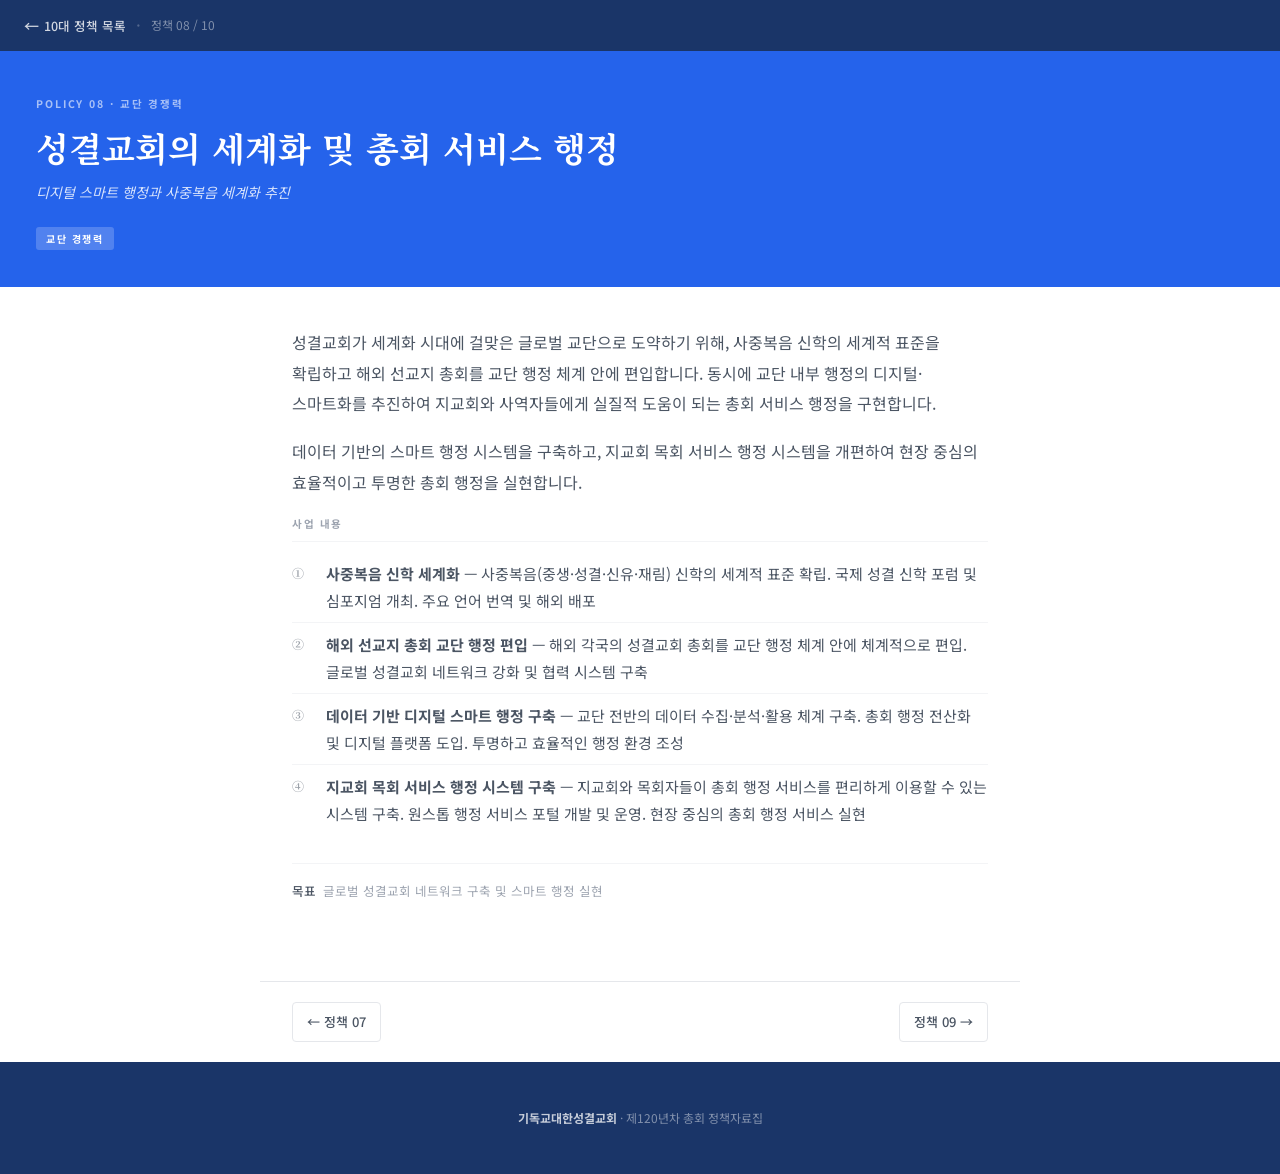
<file: policy-08.html>
<!DOCTYPE html>
<html lang="ko">
<head>
  <meta charset="UTF-8"><meta name="viewport" content="width=device-width, initial-scale=1.0">
  <title>정책 08 — 성결교회의 세계화 및 총회 서비스 행정</title>
  <link rel="preconnect" href="https://fonts.googleapis.com">
  <link rel="preconnect" href="https://fonts.gstatic.com" crossorigin>
  <link rel="stylesheet" href="https://fonts.googleapis.com/css2?family=Noto+Serif+KR:wght@400;600;700&family=Noto+Sans+KR:wght@300;400;500;700&display=swap">
  <link rel="stylesheet" href="style.css">
</head>
<body>
<nav class="page-topbar">
  <a href="index.html" class="back-link">10대 정책 목록</a>
  <span class="topbar-sep">·</span>
  <span class="topbar-label">정책 08 / 10</span>
</nav>

<div class="policy-page-hero" style="background:#2563EB;">
  <div class="policy-page-num">POLICY 08 · 교단 경쟁력</div>
  <h1 class="policy-page-title">성결교회의 세계화 및 총회 서비스 행정</h1>
  <p class="policy-page-subtitle">디지털 스마트 행정과 사중복음 세계화 추진</p>
  <span class="cat-tag-hero">교단 경쟁력</span>
</div>

<div class="policy-content">
  <p class="policy-desc">성결교회가 세계화 시대에 걸맞은 글로벌 교단으로 도약하기 위해, 사중복음 신학의 세계적 표준을 확립하고 해외 선교지 총회를 교단 행정 체계 안에 편입합니다. 동시에 교단 내부 행정의 디지털·스마트화를 추진하여 지교회와 사역자들에게 실질적 도움이 되는 총회 서비스 행정을 구현합니다.</p>
  <p class="policy-desc">데이터 기반의 스마트 행정 시스템을 구축하고, 지교회 목회 서비스 행정 시스템을 개편하여 현장 중심의 효율적이고 투명한 총회 행정을 실현합니다.</p>

  <div class="content-block">
    <p class="content-block-title">사업 내용</p>
    <ul class="num-list" style="color:#2563EB;">
      <li><span class="num-n">①</span><span><strong>사중복음 신학 세계화</strong> — 사중복음(중생·성결·신유·재림) 신학의 세계적 표준 확립. 국제 성결 신학 포럼 및 심포지엄 개최. 주요 언어 번역 및 해외 배포</span></li>
      <li><span class="num-n">②</span><span><strong>해외 선교지 총회 교단 행정 편입</strong> — 해외 각국의 성결교회 총회를 교단 행정 체계 안에 체계적으로 편입. 글로벌 성결교회 네트워크 강화 및 협력 시스템 구축</span></li>
      <li><span class="num-n">③</span><span><strong>데이터 기반 디지털 스마트 행정 구축</strong> — 교단 전반의 데이터 수집·분석·활용 체계 구축. 총회 행정 전산화 및 디지털 플랫폼 도입. 투명하고 효율적인 행정 환경 조성</span></li>
      <li><span class="num-n">④</span><span><strong>지교회 목회 서비스 행정 시스템 구축</strong> — 지교회와 목회자들이 총회 행정 서비스를 편리하게 이용할 수 있는 시스템 구축. 원스톱 행정 서비스 포털 개발 및 운영. 현장 중심의 총회 행정 서비스 실현</span></li>
    </ul>
  </div>

  <div class="foot-row">
    <span><strong>목표</strong> 글로벌 성결교회 네트워크 구축 및 스마트 행정 실현</span>
  </div>
</div>

<nav class="policy-nav">
  <a href="policy-07.html">← 정책 07</a>
  <a href="policy-09.html">정책 09 →</a>
</nav>

<footer class="site-footer">
  <p><strong>기독교대한성결교회</strong> · 제120년차 총회 정책자료집</p>
</footer>
</body>
</html>
</file>
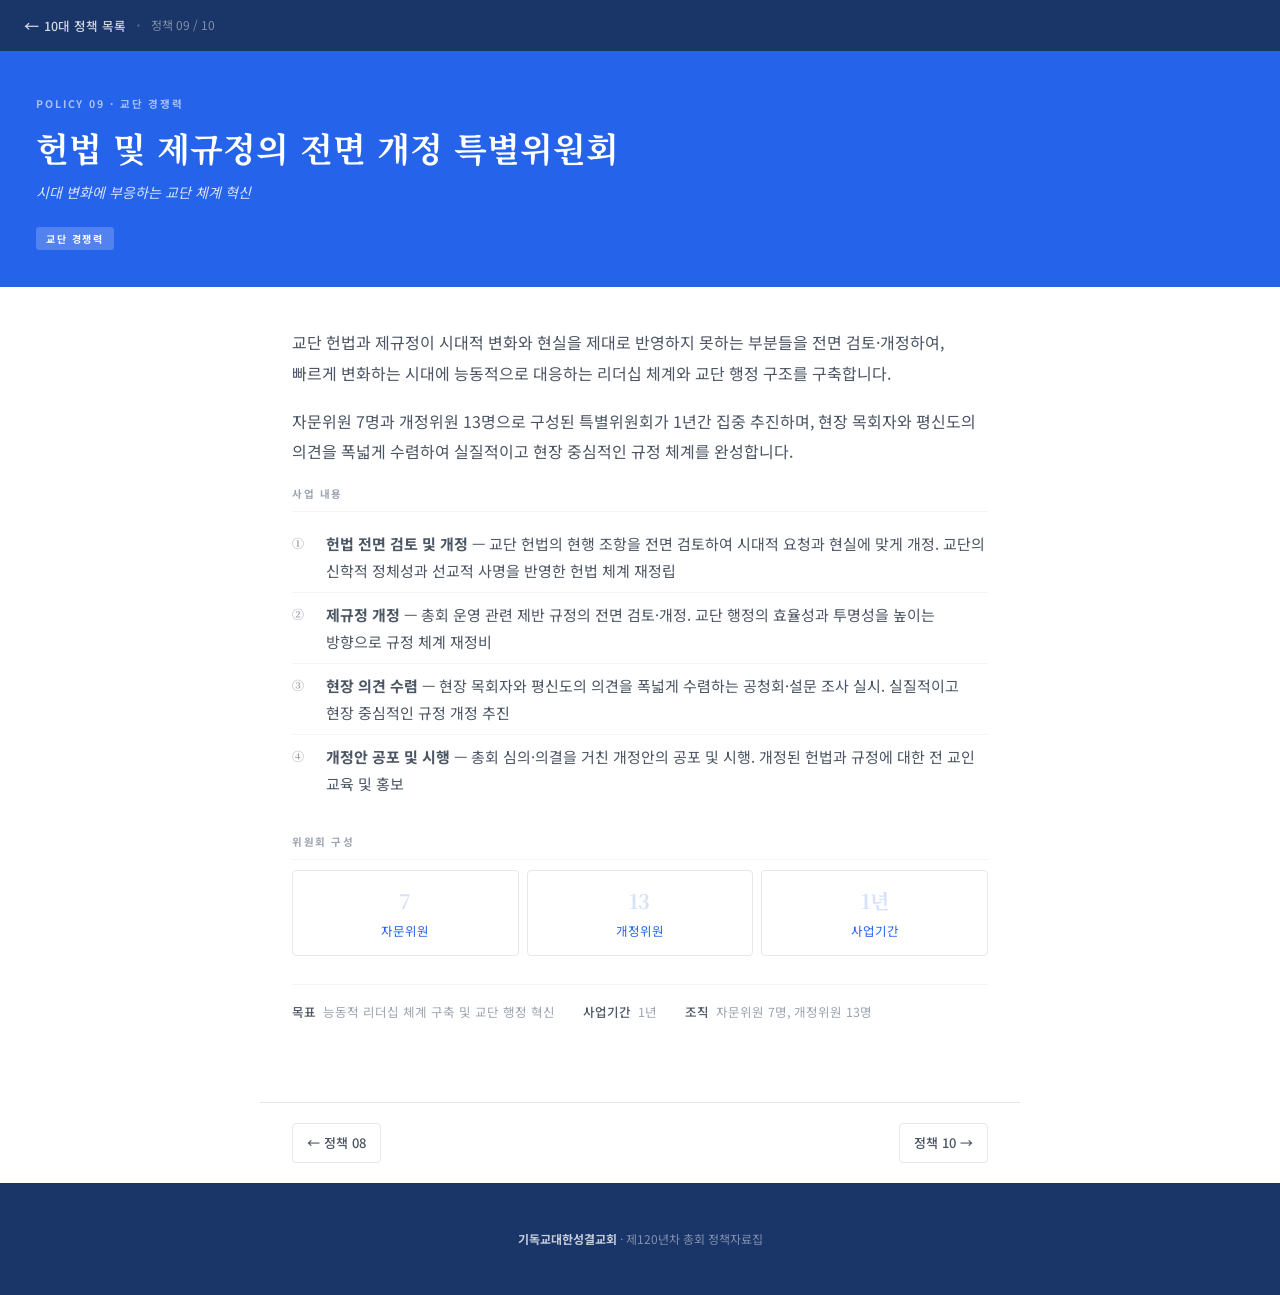
<file: policy-09.html>
<!DOCTYPE html>
<html lang="ko">
<head>
  <meta charset="UTF-8"><meta name="viewport" content="width=device-width, initial-scale=1.0">
  <title>정책 09 — 헌법 및 제규정의 전면 개정 특별위원회</title>
  <link rel="preconnect" href="https://fonts.googleapis.com">
  <link rel="preconnect" href="https://fonts.gstatic.com" crossorigin>
  <link rel="stylesheet" href="https://fonts.googleapis.com/css2?family=Noto+Serif+KR:wght@400;600;700&family=Noto+Sans+KR:wght@300;400;500;700&display=swap">
  <link rel="stylesheet" href="style.css">
</head>
<body>
<nav class="page-topbar">
  <a href="index.html" class="back-link">10대 정책 목록</a>
  <span class="topbar-sep">·</span>
  <span class="topbar-label">정책 09 / 10</span>
</nav>

<div class="policy-page-hero" style="background:#2563EB;">
  <div class="policy-page-num">POLICY 09 · 교단 경쟁력</div>
  <h1 class="policy-page-title">헌법 및 제규정의 전면 개정 특별위원회</h1>
  <p class="policy-page-subtitle">시대 변화에 부응하는 교단 체계 혁신</p>
  <span class="cat-tag-hero">교단 경쟁력</span>
</div>

<div class="policy-content">
  <p class="policy-desc">교단 헌법과 제규정이 시대적 변화와 현실을 제대로 반영하지 못하는 부분들을 전면 검토·개정하여, 빠르게 변화하는 시대에 능동적으로 대응하는 리더십 체계와 교단 행정 구조를 구축합니다.</p>
  <p class="policy-desc">자문위원 7명과 개정위원 13명으로 구성된 특별위원회가 1년간 집중 추진하며, 현장 목회자와 평신도의 의견을 폭넓게 수렴하여 실질적이고 현장 중심적인 규정 체계를 완성합니다.</p>

  <div class="content-block">
    <p class="content-block-title">사업 내용</p>
    <ul class="num-list" style="color:#2563EB;">
      <li><span class="num-n">①</span><span><strong>헌법 전면 검토 및 개정</strong> — 교단 헌법의 현행 조항을 전면 검토하여 시대적 요청과 현실에 맞게 개정. 교단의 신학적 정체성과 선교적 사명을 반영한 헌법 체계 재정립</span></li>
      <li><span class="num-n">②</span><span><strong>제규정 개정</strong> — 총회 운영 관련 제반 규정의 전면 검토·개정. 교단 행정의 효율성과 투명성을 높이는 방향으로 규정 체계 재정비</span></li>
      <li><span class="num-n">③</span><span><strong>현장 의견 수렴</strong> — 현장 목회자와 평신도의 의견을 폭넓게 수렴하는 공청회·설문 조사 실시. 실질적이고 현장 중심적인 규정 개정 추진</span></li>
      <li><span class="num-n">④</span><span><strong>개정안 공포 및 시행</strong> — 총회 심의·의결을 거친 개정안의 공포 및 시행. 개정된 헌법과 규정에 대한 전 교인 교육 및 홍보</span></li>
    </ul>
  </div>

  <div class="content-block">
    <p class="content-block-title">위원회 구성</p>
    <div class="obj-grid">
      <div class="obj-card" style="color:#2563EB;"><span class="obj-n">7</span>자문위원</div>
      <div class="obj-card" style="color:#2563EB;"><span class="obj-n">13</span>개정위원</div>
      <div class="obj-card" style="color:#2563EB;"><span class="obj-n">1년</span>사업기간</div>
    </div>
  </div>

  <div class="foot-row">
    <span><strong>목표</strong> 능동적 리더십 체계 구축 및 교단 행정 혁신</span>
    <span><strong>사업기간</strong> 1년</span>
    <span><strong>조직</strong> 자문위원 7명, 개정위원 13명</span>
  </div>
</div>

<nav class="policy-nav">
  <a href="policy-08.html">← 정책 08</a>
  <a href="policy-10.html">정책 10 →</a>
</nav>

<footer class="site-footer">
  <p><strong>기독교대한성결교회</strong> · 제120년차 총회 정책자료집</p>
</footer>
</body>
</html>
</file>
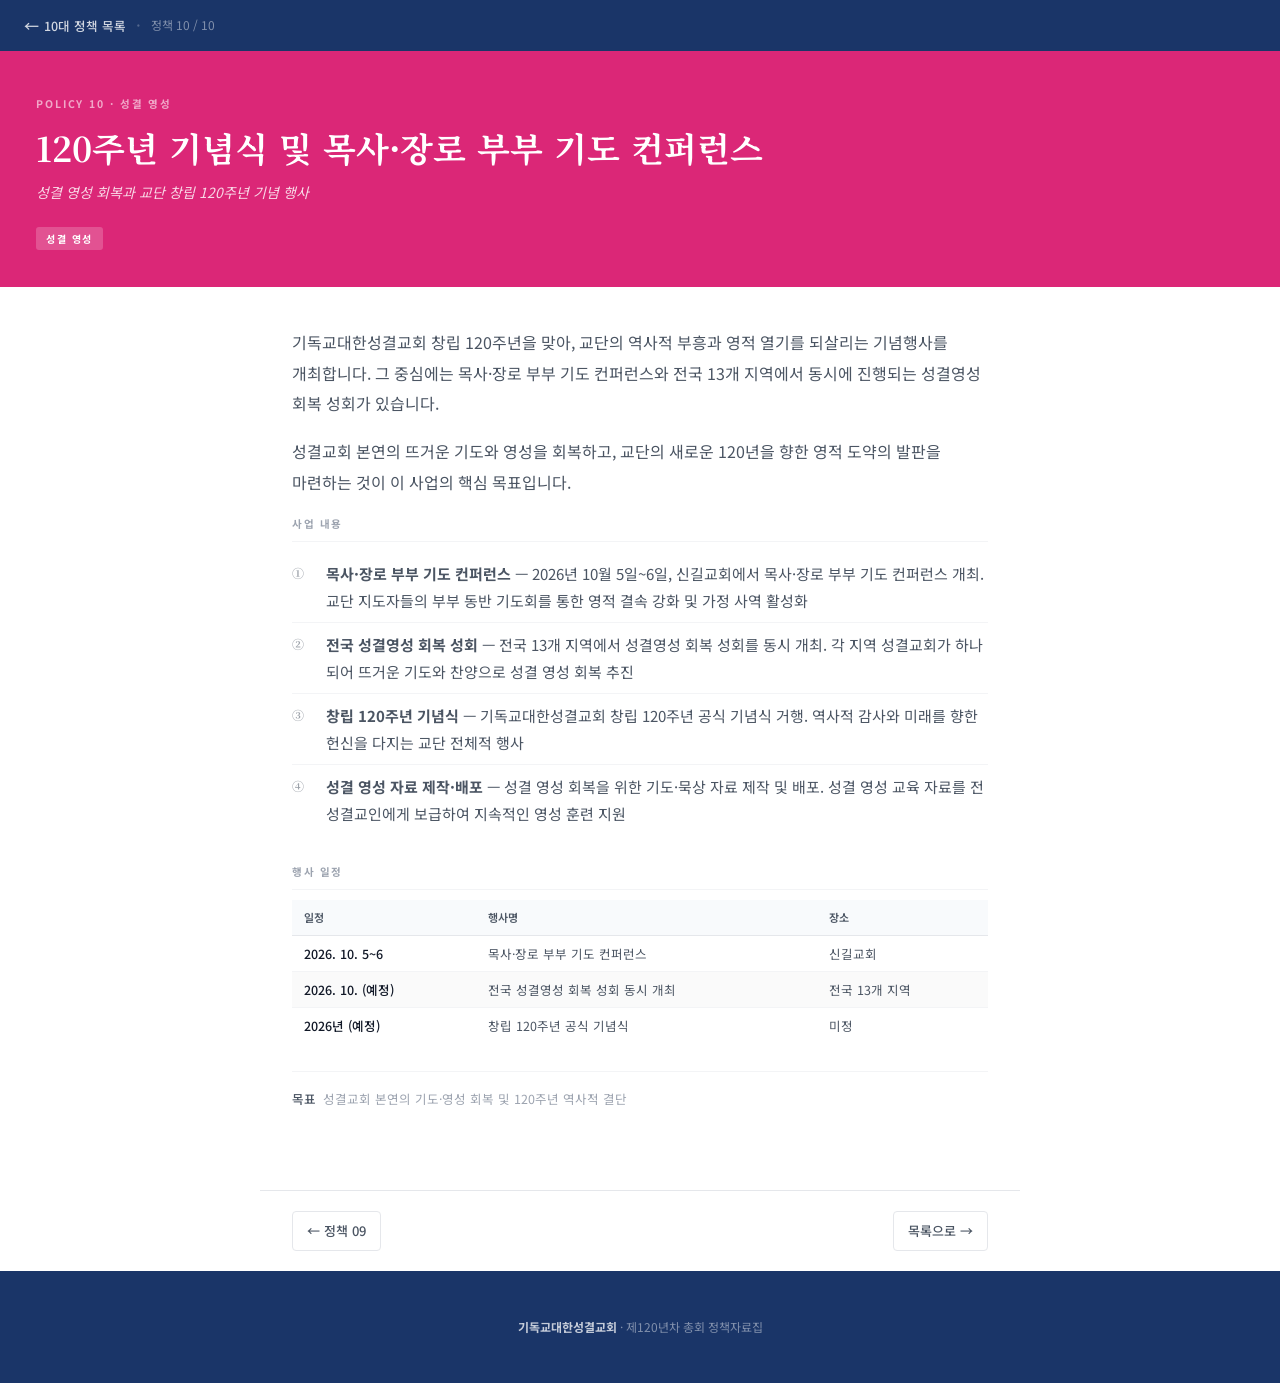
<file: policy-10.html>
<!DOCTYPE html>
<html lang="ko">
<head>
  <meta charset="UTF-8"><meta name="viewport" content="width=device-width, initial-scale=1.0">
  <title>정책 10 — 120주년 기념식 및 목사·장로 부부 기도 컨퍼런스</title>
  <link rel="preconnect" href="https://fonts.googleapis.com">
  <link rel="preconnect" href="https://fonts.gstatic.com" crossorigin>
  <link rel="stylesheet" href="https://fonts.googleapis.com/css2?family=Noto+Serif+KR:wght@400;600;700&family=Noto+Sans+KR:wght@300;400;500;700&display=swap">
  <link rel="stylesheet" href="style.css">
</head>
<body>
<nav class="page-topbar">
  <a href="index.html" class="back-link">10대 정책 목록</a>
  <span class="topbar-sep">·</span>
  <span class="topbar-label">정책 10 / 10</span>
</nav>

<div class="policy-page-hero" style="background:#DB2777;">
  <div class="policy-page-num">POLICY 10 · 성결 영성</div>
  <h1 class="policy-page-title">120주년 기념식 및 목사·장로 부부 기도 컨퍼런스</h1>
  <p class="policy-page-subtitle">성결 영성 회복과 교단 창립 120주년 기념 행사</p>
  <span class="cat-tag-hero">성결 영성</span>
</div>

<div class="policy-content">
  <p class="policy-desc">기독교대한성결교회 창립 120주년을 맞아, 교단의 역사적 부흥과 영적 열기를 되살리는 기념행사를 개최합니다. 그 중심에는 목사·장로 부부 기도 컨퍼런스와 전국 13개 지역에서 동시에 진행되는 성결영성 회복 성회가 있습니다.</p>
  <p class="policy-desc">성결교회 본연의 뜨거운 기도와 영성을 회복하고, 교단의 새로운 120년을 향한 영적 도약의 발판을 마련하는 것이 이 사업의 핵심 목표입니다.</p>

  <div class="content-block">
    <p class="content-block-title">사업 내용</p>
    <ul class="num-list" style="color:#DB2777;">
      <li><span class="num-n">①</span><span><strong>목사·장로 부부 기도 컨퍼런스</strong> — 2026년 10월 5일~6일, 신길교회에서 목사·장로 부부 기도 컨퍼런스 개최. 교단 지도자들의 부부 동반 기도회를 통한 영적 결속 강화 및 가정 사역 활성화</span></li>
      <li><span class="num-n">②</span><span><strong>전국 성결영성 회복 성회</strong> — 전국 13개 지역에서 성결영성 회복 성회를 동시 개최. 각 지역 성결교회가 하나 되어 뜨거운 기도와 찬양으로 성결 영성 회복 추진</span></li>
      <li><span class="num-n">③</span><span><strong>창립 120주년 기념식</strong> — 기독교대한성결교회 창립 120주년 공식 기념식 거행. 역사적 감사와 미래를 향한 헌신을 다지는 교단 전체적 행사</span></li>
      <li><span class="num-n">④</span><span><strong>성결 영성 자료 제작·배포</strong> — 성결 영성 회복을 위한 기도·묵상 자료 제작 및 배포. 성결 영성 교육 자료를 전 성결교인에게 보급하여 지속적인 영성 훈련 지원</span></li>
    </ul>
  </div>

  <div class="content-block">
    <p class="content-block-title">행사 일정</p>
    <div class="tbl-wrap">
      <table class="data-tbl">
        <thead>
          <tr><th>일정</th><th>행사명</th><th>장소</th></tr>
        </thead>
        <tbody>
          <tr><td class="td-em">2026. 10. 5~6</td><td>목사·장로 부부 기도 컨퍼런스</td><td>신길교회</td></tr>
          <tr><td class="td-em">2026. 10. (예정)</td><td>전국 성결영성 회복 성회 동시 개최</td><td>전국 13개 지역</td></tr>
          <tr><td class="td-em">2026년 (예정)</td><td>창립 120주년 공식 기념식</td><td>미정</td></tr>
        </tbody>
      </table>
    </div>
  </div>

  <div class="foot-row">
    <span><strong>목표</strong> 성결교회 본연의 기도·영성 회복 및 120주년 역사적 결단</span>
  </div>
</div>

<nav class="policy-nav">
  <a href="policy-09.html">← 정책 09</a>
  <a href="index.html">목록으로 →</a>
</nav>

<footer class="site-footer">
  <p><strong>기독교대한성결교회</strong> · 제120년차 총회 정책자료집</p>
</footer>
</body>
</html>
</file>
<file: style.css>
/* ── TOKENS ─────────────────────────────────────── */
:root {
  color-scheme: light;
  --navy: #1A3568;
  --amber: #E8960C;
  --bg: #FFFFFF;
  --text: #111827;
  --text-muted: #4B5563;
  --text-faint: #9CA3AF;
  --border: #E5E7EB;
  --border-soft: #F3F4F6;
  --sol: #0891B2;
  --gen: #16A34A;
  --hol: #EA6C00;
  --cmp: #2563EB;
  --spr: #DB2777;
}
*, *::before, *::after { box-sizing: border-box; margin: 0; padding: 0; }
html { scroll-behavior: smooth; color-scheme: light; }
body {
  font-family: 'Noto Sans KR', 'Apple SD Gothic Neo', system-ui, sans-serif;
  background: #fff;
  color: var(--text);
  line-height: 1.7;
  font-size: 17px;
  word-break: keep-all;
  overflow-wrap: break-word;
  overflow-x: hidden;
}

/* ── INDEX: HERO ────────────────────────────────── */
.site-hero {
  background: var(--navy);
  padding: 56px 40px 44px;
  text-align: center;
}
.site-hero-eyebrow {
  font-size: 12px; font-weight: 500; letter-spacing: 0.25em;
  text-transform: uppercase; color: var(--amber); margin-bottom: 18px;
}
.site-hero-title {
  font-family: 'Noto Serif KR', serif;
  font-size: clamp(28px, 5vw, 46px); font-weight: 700;
  color: #fff; line-height: 1.35; margin-bottom: 10px;
}
.site-hero-sub {
  font-size: 16px; color: rgba(255,255,255,0.78); margin-bottom: 32px;
}
.cat-legend {
  display: flex; flex-wrap: wrap; justify-content: center; gap: 10px 22px;
  padding-top: 22px; border-top: 1px solid rgba(255,255,255,0.12);
}
.cat-pill {
  display: flex; align-items: center; gap: 6px;
  font-size: 13px; color: rgba(255,255,255,0.78); font-weight: 500;
}
.cat-dot { width: 8px; height: 8px; border-radius: 50%; flex-shrink: 0; }

/* ── INDEX: CARDS GRID ──────────────────────────── */
.cards-wrap {
  max-width: 1100px; margin: 0 auto; padding: 48px 28px 80px;
}
.cards-grid {
  display: grid;
  grid-template-columns: repeat(5, 1fr);
  gap: 16px;
}

/* each card */
.pcard {
  display: flex; flex-direction: column;
  background: var(--cb, #F0F9FF);
  border: 1.5px solid rgba(0,0,0,0.08);
  border-top: 4px solid var(--cc, #0891B2);
  border-radius: 8px;
  padding: 22px 18px 18px;
  text-decoration: none;
  color: var(--text);
  transition: transform 0.15s, box-shadow 0.15s;
  position: relative;
  min-height: 270px;
}
.pcard:hover {
  transform: translateY(-3px);
  box-shadow: 0 8px 24px rgba(0,0,0,0.10);
}
.pcard-num {
  font-family: 'Noto Serif KR', serif;
  font-size: 13px; font-weight: 700;
  color: var(--cc, #0891B2);
  opacity: 0.55;
  font-variant-numeric: tabular-nums;
  margin-bottom: 8px;
  letter-spacing: 0.08em;
}
.pcard-cat {
  font-size: 11px; font-weight: 700; letter-spacing: 0.12em;
  text-transform: uppercase;
  color: var(--cc, #0891B2);
  background: rgba(255,255,255,0.70);
  border: 1px solid rgba(0,0,0,0.10);
  padding: 3px 9px; border-radius: 3px;
  display: inline-block; margin-bottom: 12px;
  align-self: flex-start;
}
.pcard-title {
  font-family: 'Noto Serif KR', serif;
  font-size: 16px; font-weight: 700;
  color: var(--text);
  line-height: 1.45;
  margin-bottom: 10px;
  flex: 1;
}
.pcard-desc {
  font-size: 13.5px; color: var(--text-muted);
  line-height: 1.8; margin-bottom: 14px;
}
.pcard-arrow {
  font-size: 18px; color: var(--cc, #0891B2);
  align-self: flex-end;
  opacity: 0.6;
  transition: opacity 0.15s, transform 0.15s;
}
.pcard:hover .pcard-arrow {
  opacity: 1;
  transform: translateX(3px);
}

/* ── POLICY PAGE: TOP BAR ───────────────────────── */
.page-topbar {
  background: var(--navy); padding: 11px 24px;
  display: flex; align-items: center; gap: 10px;
  position: sticky; top: 0; z-index: 100;
}
.back-link {
  font-size: 12.5px; color: rgba(255,255,255,0.8); text-decoration: none;
  display: flex; align-items: center; gap: 5px;
  transition: color 0.15s; font-weight: 500;
}
.back-link:hover { color: #fff; }
.back-link::before { content: '←'; font-size: 15px; }
.topbar-sep { color: rgba(255,255,255,0.25); }
.topbar-label { font-size: 12px; color: rgba(255,255,255,0.45); }

/* ── POLICY PAGE: HERO ──────────────────────────── */
.policy-page-hero {
  padding: 44px 36px 36px;
  color: #fff;
}
.policy-page-num {
  font-size: 10.5px; font-weight: 700; letter-spacing: 0.18em;
  color: rgba(255,255,255,0.6); margin-bottom: 12px;
}
.policy-page-title {
  font-family: 'Noto Serif KR', serif;
  font-size: clamp(22px, 4vw, 34px); font-weight: 700;
  line-height: 1.35; text-wrap: balance; margin-bottom: 10px;
}
.policy-page-subtitle {
  font-size: 14px; color: rgba(255,255,255,0.82); font-style: italic;
  margin-bottom: 18px;
}
.cat-tag-hero {
  font-size: 10px; font-weight: 700; letter-spacing: 0.16em;
  text-transform: uppercase; background: rgba(255,255,255,0.2);
  color: #fff; padding: 3px 10px; border-radius: 3px; display: inline-block;
}

/* ── POLICY PAGE: CONTENT ───────────────────────── */
.policy-content {
  max-width: 760px; margin: 0 auto; padding: 40px 32px 80px;
}
.policy-desc {
  font-size: 16px; color: var(--text-muted); line-height: 1.9;
  margin-bottom: 18px;
}
.content-block { margin-bottom: 28px; }
.content-block-title {
  font-size: 10.5px; font-weight: 700; letter-spacing: 0.15em;
  text-transform: uppercase; color: var(--text-faint);
  margin-bottom: 10px; padding-bottom: 8px;
  border-bottom: 1px solid var(--border-soft);
}
.num-list { list-style: none; }
.num-list li {
  display: flex; gap: 12px; font-size: 15px; color: var(--text-muted);
  line-height: 1.8; padding: 8px 0; border-bottom: 1px solid var(--border-soft);
}
.num-list li:last-child { border-bottom: none; }
.num-list li > span:last-child { min-width: 0; flex: 1; }
.num-n {
  font-family: 'Noto Serif KR', serif; font-size: 12px; font-weight: 700;
  opacity: 0.55; min-width: 22px; padding-top: 2px; color: currentColor;
}
.chip-list { display: flex; flex-wrap: wrap; gap: 6px; }
.chip {
  font-size: 12px; padding: 5px 12px;
  border: 1.5px solid var(--border); color: var(--text-muted);
  border-radius: 3px; background: #fff;
}
.foot-row {
  display: flex; flex-wrap: wrap; gap: 12px 28px;
  padding-top: 16px; border-top: 1px solid var(--border-soft);
  font-size: 12.5px; color: var(--text-faint); margin-top: 4px;
}
.foot-row strong { color: var(--text-muted); font-weight: 500; margin-right: 3px; }
.obj-grid {
  display: grid; grid-template-columns: repeat(3, 1fr); gap: 8px; margin-top: 4px;
}
.obj-card {
  border: 1.5px solid var(--border); padding: 14px;
  border-radius: 4px; font-size: 12.5px; color: var(--text-muted);
  line-height: 1.6; text-align: center;
}
.obj-n {
  display: block; font-family: 'Noto Serif KR', serif; font-size: 20px;
  font-weight: 700; opacity: 0.18; margin-bottom: 4px; color: currentColor;
}
.sub-box {
  border: 1.5px solid var(--border); border-top-width: 3px;
  padding: 22px 26px; margin-top: 24px;
}
.sub-box-title {
  font-size: 10.5px; font-weight: 700; letter-spacing: 0.15em;
  text-transform: uppercase; margin-bottom: 14px;
}

/* TABLE */
.tbl-wrap { overflow-x: auto; -webkit-overflow-scrolling: touch; margin-top: 8px; }
.data-tbl {
  font-size: 12.5px; border-collapse: collapse; min-width: 380px; width: 100%;
}
.data-tbl th {
  padding: 8px 12px; text-align: left; font-size: 11px; font-weight: 600;
  color: var(--text-muted); border-bottom: 1px solid var(--border); background: #F8FAFC;
}
.data-tbl td {
  padding: 7px 12px; border-bottom: 1px solid var(--border-soft); color: var(--text-muted);
}
.data-tbl td.td-em { color: var(--text); font-weight: 500; }
.data-tbl tr:last-child td { border-bottom: none; }
.data-tbl tr:nth-child(even) td { background: #FAFAFA; }

/* FOOTER */
.site-footer {
  background: var(--navy); padding: 44px 32px; text-align: center;
}
.site-footer p { font-size: 12px; color: rgba(255,255,255,0.45); line-height: 2; }
.site-footer strong { color: rgba(255,255,255,0.75); }
.policy-nav {
  display: flex; justify-content: space-between; align-items: center;
  max-width: 760px; margin: 0 auto 0; padding: 20px 32px;
  border-top: 1px solid var(--border); gap: 12px;
}
.policy-nav a {
  font-size: 13px; color: var(--text-muted); text-decoration: none;
  display: flex; align-items: center; gap: 5px; font-weight: 500;
  padding: 8px 14px; border: 1px solid var(--border); border-radius: 4px;
  transition: background 0.12s;
}
.policy-nav a:hover { background: var(--border-soft); }

/* RESPONSIVE */
@media (max-width: 900px) {
  .cards-grid { grid-template-columns: repeat(3, 1fr); gap: 12px; }
  .cards-wrap { padding: 32px 20px 60px; }
}
@media (max-width: 600px) {
  body { font-size: 17px; }
  .site-hero { padding: 36px 20px 28px; }
  .cards-grid { grid-template-columns: 1fr; gap: 10px; }
  .cards-wrap { padding: 20px 14px 48px; }
  .pcard { padding: 16px 14px 14px; min-height: auto; }
  .pcard-title { font-size: 15px; }
  .pcard-desc { font-size: 13px; }
  .policy-page-hero { padding: 32px 20px 24px; }
  .policy-content { padding: 28px 18px 60px; }
  .policy-desc { font-size: 16px; }
  .num-list li { font-size: 15.5px; }
  .obj-grid { grid-template-columns: 1fr; }
  .foot-row { flex-direction: column; gap: 6px; }
  .policy-nav { padding: 16px 18px; }
  .sub-box { padding: 18px 16px; }
}
@media (max-width: 400px) {
  .cards-grid { grid-template-columns: 1fr; gap: 8px; }
  .pcard { min-height: auto; padding: 14px 12px 12px; }
  .pcard-title { font-size: 15px; }
  .pcard-desc { font-size: 13px; }
}
</file>
